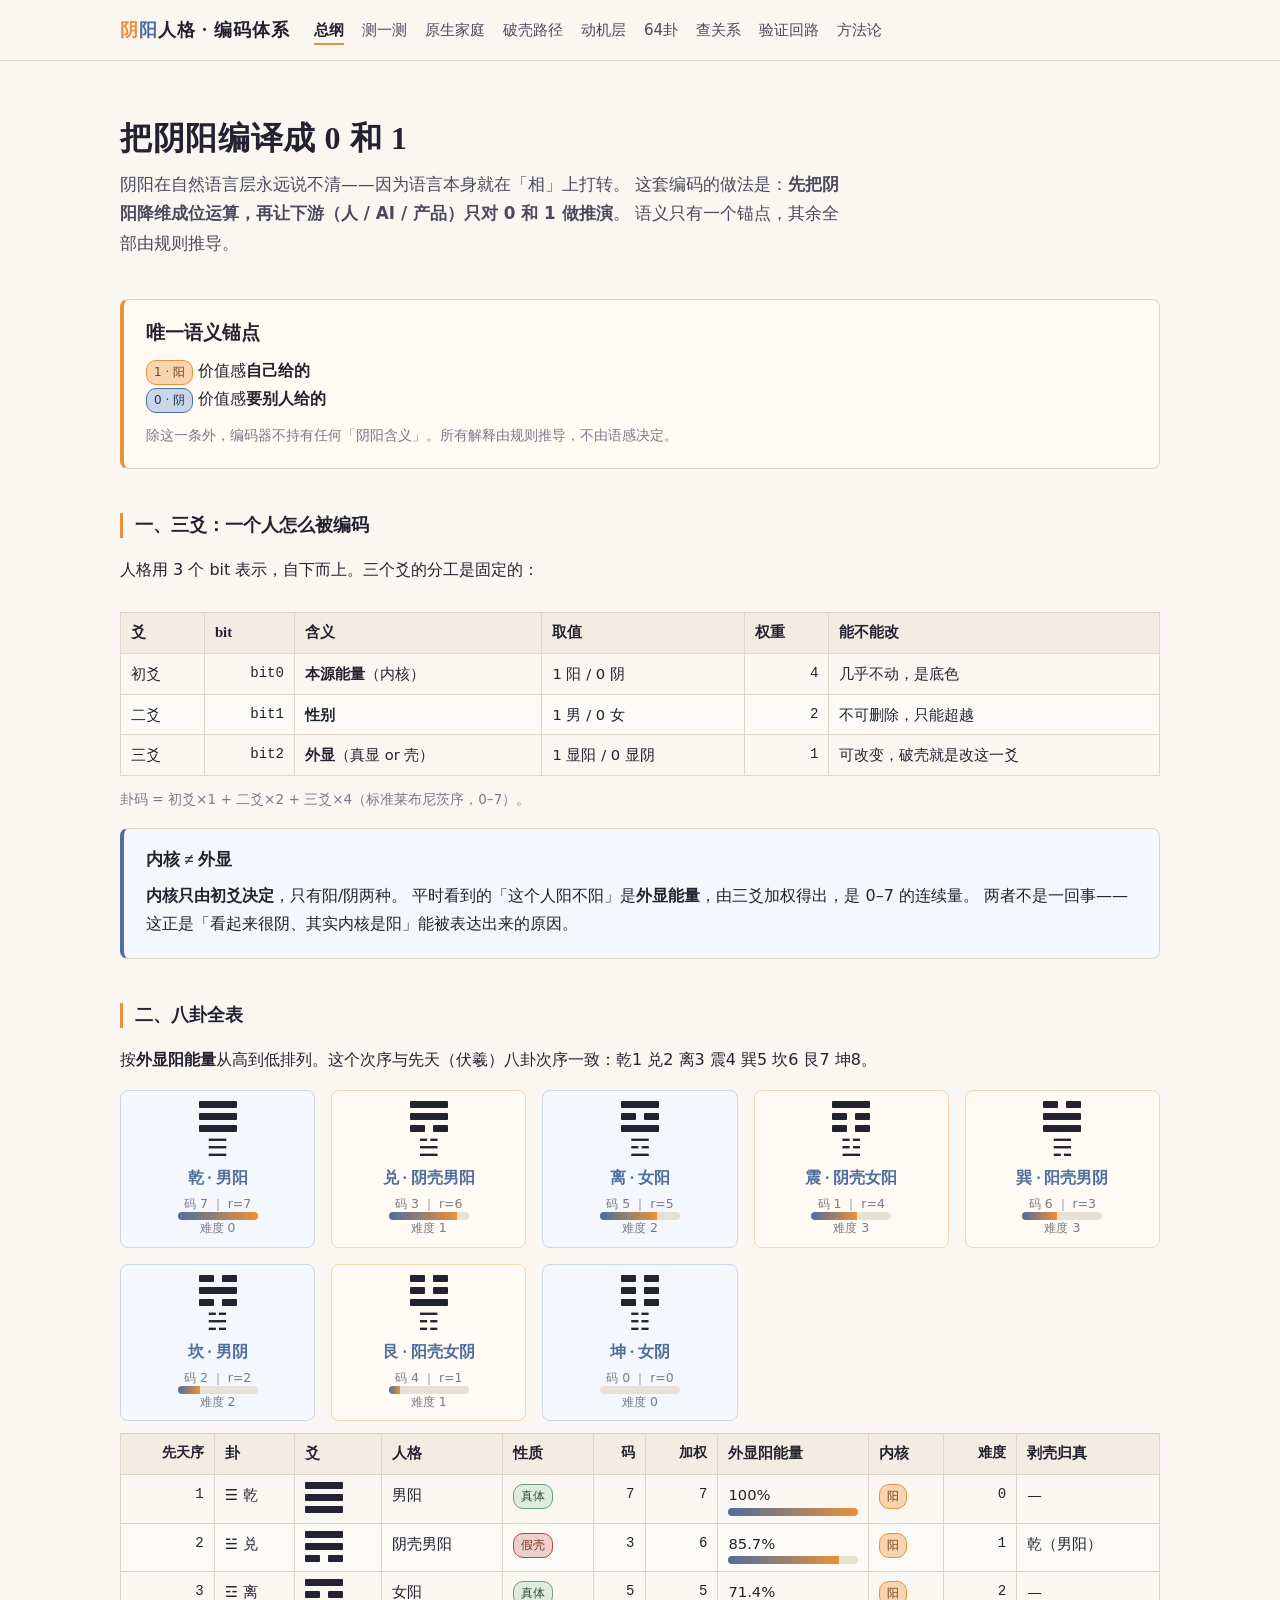
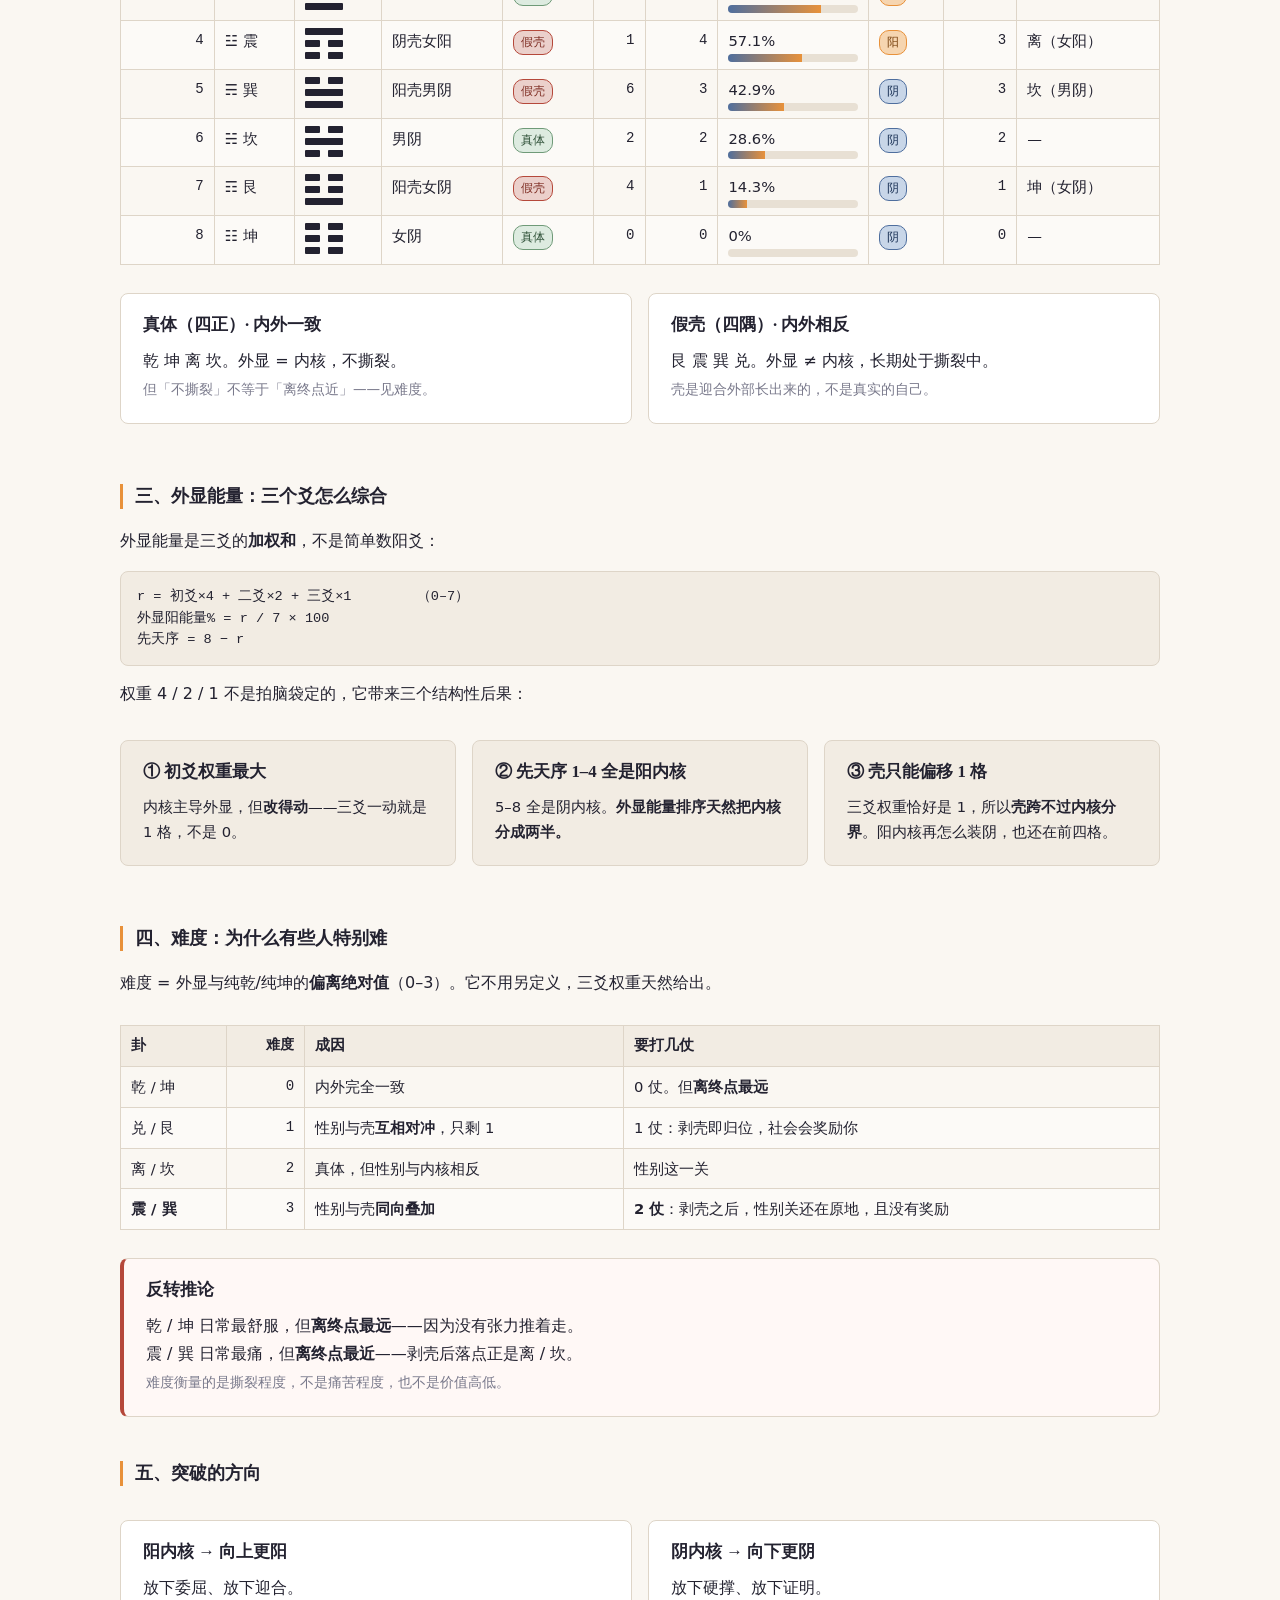
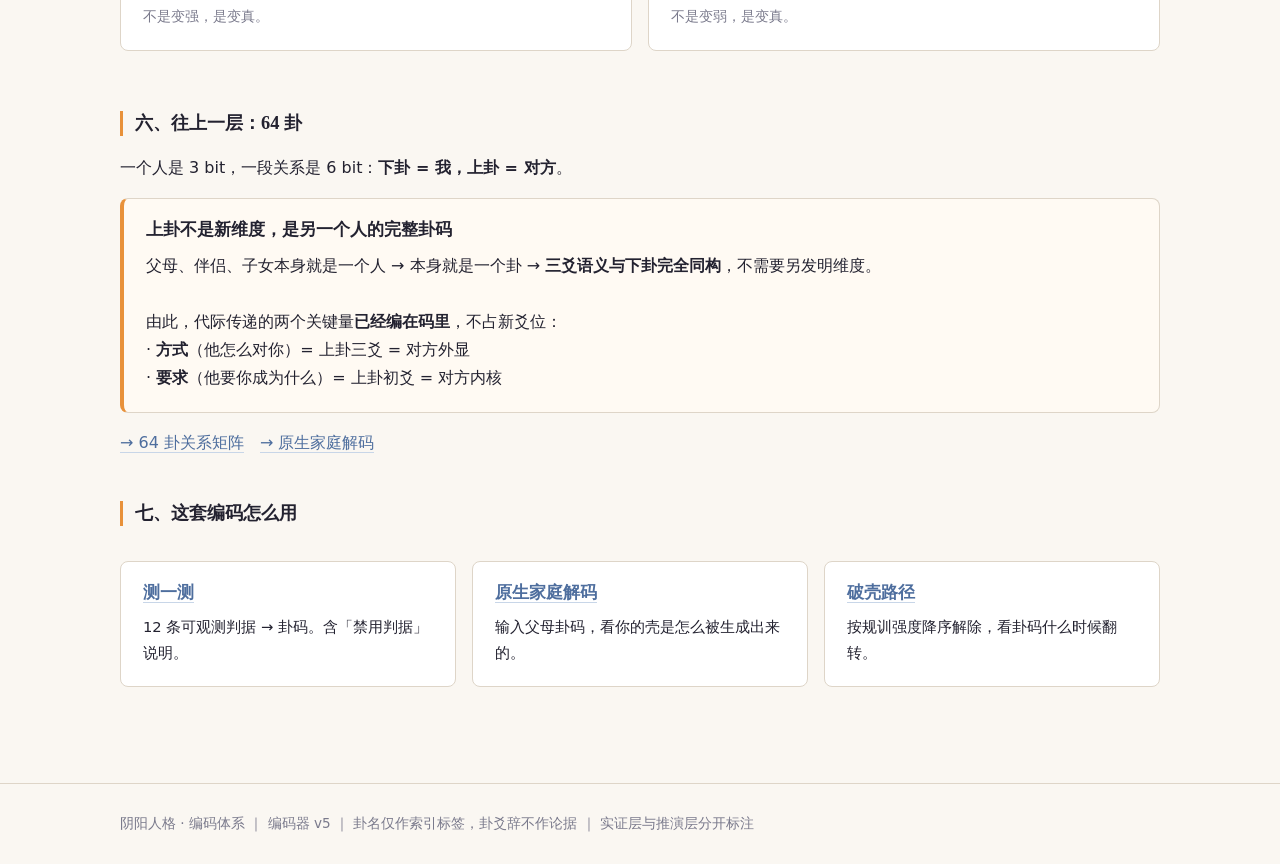
<file: index.html>
<!DOCTYPE html>
<html lang="zh-CN">
<head>
<meta charset="UTF-8">
<meta name="viewport" content="width=device-width,initial-scale=1">
<title>阴阳人格 · 编码体系</title>
<meta name="description" content="把阴阳编译成 0 和 1：三爻人格卦、外显能量、难度系数、代际传递与 64 卦关系编码。">
<link rel="stylesheet" href="assets/style.css">
</head>
<body>
<header class="site">
  <div class="wrap">
    <div class="brand"><span class="y">阴</span><span class="i">阳</span>人格 · 编码体系</div>
    <nav class="site">
      <a class="on" href="index.html">总纲</a>
      <a href="test.html">测一测</a>
      <a href="family.html">原生家庭</a>
      <a href="shed.html">破壳路径</a>
      <a href="motive.html">动机层</a>
      <a href="hex64.html">64卦</a>
      <a href="relation.html">查关系</a>
      <a href="verify.html">验证回路</a>
      <a href="about.html">方法论</a>
    </nav>
  </div>
</header>

<main>
<div class="wrap">

  <section class="hero">
    <h1>把阴阳编译成 0 和 1</h1>
    <p class="sub">阴阳在自然语言层永远说不清——因为语言本身就在「相」上打转。
      这套编码的做法是：<b>先把阴阳降维成位运算，再让下游（人 / AI / 产品）只对 0 和 1 做推演</b>。
      语义只有一个锚点，其余全部由规则推导。</p>
  </section>

  <div class="card key">
    <h3>唯一语义锚点</h3>
    <p style="margin:0">
      <span class="tag yang">1 · 阳</span> 价值感<b>自己给的</b><br>
      <span class="tag yin">0 · 阴</span> 价值感<b>要别人给的</b>
    </p>
    <p class="small" style="margin:.8em 0 0">
      除这一条外，编码器不持有任何「阴阳含义」。所有解释由规则推导，不由语感决定。
    </p>
  </div>

  <h2 class="anchor">一、三爻：一个人怎么被编码</h2>
  <p>人格用 3 个 bit 表示，自下而上。三个爻的分工是固定的：</p>
  <div class="scroll">
  <table>
    <thead><tr><th>爻</th><th>bit</th><th>含义</th><th>取值</th><th>权重</th><th>能不能改</th></tr></thead>
    <tbody>
      <tr><td>初爻</td><td class="num">bit0</td><td><b>本源能量</b>（内核）</td><td>1 阳 / 0 阴</td><td class="num">4</td><td>几乎不动，是底色</td></tr>
      <tr><td>二爻</td><td class="num">bit1</td><td><b>性别</b></td><td>1 男 / 0 女</td><td class="num">2</td><td>不可删除，只能超越</td></tr>
      <tr><td>三爻</td><td class="num">bit2</td><td><b>外显</b>（真显 or 壳）</td><td>1 显阳 / 0 显阴</td><td class="num">1</td><td>可改变，破壳就是改这一爻</td></tr>
    </tbody>
  </table>
  </div>
  <p class="small">卦码 = 初爻×1 + 二爻×2 + 三爻×4（标准莱布尼茨序，0–7）。</p>

  <div class="card note">
    <h4 style="margin-top:0">内核 ≠ 外显</h4>
    <p style="margin:0"><b>内核只由初爻决定</b>，只有阳/阴两种。
      平时看到的「这个人阳不阳」是<b>外显能量</b>，由三爻加权得出，是 0–7 的连续量。
      两者不是一回事——这正是「看起来很阴、其实内核是阳」能被表达出来的原因。</p>
  </div>

  <h2 class="anchor">二、八卦全表</h2>
  <p>按<b>外显阳能量</b>从高到低排列。这个次序与先天（伏羲）八卦次序一致：乾1 兑2 离3 震4 巽5 坎6 艮7 坤8。</p>
  <div id="bagua" class="grid g4"></div>

  <div class="scroll">
  <table id="baguaTable">
    <thead><tr>
      <th class="num">先天序</th><th>卦</th><th>爻</th><th>人格</th><th>性质</th>
      <th class="num">码</th><th class="num">加权</th><th>外显阳能量</th><th>内核</th>
      <th class="num">难度</th><th>剥壳归真</th>
    </tr></thead>
    <tbody></tbody>
  </table>
  </div>

  <div class="grid g2">
    <div class="card">
      <h4 style="margin-top:0">真体（四正）· 内外一致</h4>
      <p style="margin:0">乾 坤 离 坎。外显 = 内核，不撕裂。<br>
      <span class="small">但「不撕裂」不等于「离终点近」——见难度。</span></p>
    </div>
    <div class="card">
      <h4 style="margin-top:0">假壳（四隅）· 内外相反</h4>
      <p style="margin:0">艮 震 巽 兑。外显 ≠ 内核，长期处于撕裂中。<br>
      <span class="small">壳是迎合外部长出来的，不是真实的自己。</span></p>
    </div>
  </div>

  <h2 class="anchor">三、外显能量：三个爻怎么综合</h2>
  <p>外显能量是三爻的<b>加权和</b>，不是简单数阳爻：</p>
  <pre>r = 初爻×4 + 二爻×2 + 三爻×1        （0–7）
外显阳能量% = r / 7 × 100
先天序 = 8 − r</pre>
  <p>权重 4 / 2 / 1 不是拍脑袋定的，它带来三个结构性后果：</p>
  <div class="grid g3">
    <div class="card soft">
      <h4 style="margin-top:0">① 初爻权重最大</h4>
      <p style="margin:0;font-size:.92rem">内核主导外显，但<b>改得动</b>——三爻一动就是 1 格，不是 0。</p>
    </div>
    <div class="card soft">
      <h4 style="margin-top:0">② 先天序 1–4 全是阳内核</h4>
      <p style="margin:0;font-size:.92rem">5–8 全是阴内核。<b>外显能量排序天然把内核分成两半。</b></p>
    </div>
    <div class="card soft">
      <h4 style="margin-top:0">③ 壳只能偏移 1 格</h4>
      <p style="margin:0;font-size:.92rem">三爻权重恰好是 1，所以<b>壳跨不过内核分界</b>。阳内核再怎么装阴，也还在前四格。</p>
    </div>
  </div>

  <h2 class="anchor">四、难度：为什么有些人特别难</h2>
  <p>难度 = 外显与纯乾/纯坤的<b>偏离绝对值</b>（0–3）。它不用另定义，三爻权重天然给出。</p>
  <div class="scroll">
  <table>
    <thead><tr><th>卦</th><th class="num">难度</th><th>成因</th><th>要打几仗</th></tr></thead>
    <tbody>
      <tr><td>乾 / 坤</td><td class="num">0</td><td>内外完全一致</td><td>0 仗。但<b>离终点最远</b></td></tr>
      <tr><td>兑 / 艮</td><td class="num">1</td><td>性别与壳<b>互相对冲</b>，只剩 1</td><td>1 仗：剥壳即归位，社会会奖励你</td></tr>
      <tr><td>离 / 坎</td><td class="num">2</td><td>真体，但性别与内核相反</td><td>性别这一关</td></tr>
      <tr><td><b>震 / 巽</b></td><td class="num">3</td><td>性别与壳<b>同向叠加</b></td><td><b>2 仗</b>：剥壳之后，性别关还在原地，且没有奖励</td></tr>
    </tbody>
  </table>
  </div>
  <div class="card warn">
    <h4 style="margin-top:0">反转推论</h4>
    <p style="margin:0">乾 / 坤 日常最舒服，但<b>离终点最远</b>——因为没有张力推着走。<br>
    震 / 巽 日常最痛，但<b>离终点最近</b>——剥壳后落点正是离 / 坎。<br>
    <span class="small">难度衡量的是撕裂程度，不是痛苦程度，也不是价值高低。</span></p>
  </div>

  <h2 class="anchor">五、突破的方向</h2>
  <div class="grid g2">
    <div class="card">
      <h4 style="margin-top:0">阳内核 → 向上更阳</h4>
      <p style="margin:0">放下委屈、放下迎合。<br><span class="small">不是变强，是变真。</span></p>
    </div>
    <div class="card">
      <h4 style="margin-top:0">阴内核 → 向下更阴</h4>
      <p style="margin:0">放下硬撑、放下证明。<br><span class="small">不是变弱，是变真。</span></p>
    </div>
  </div>

  <h2 class="anchor">六、往上一层：64 卦</h2>
  <p>一个人是 3 bit，一段关系是 6 bit：<b>下卦 = 我，上卦 = 对方</b>。</p>
  <div class="card key">
    <h4 style="margin-top:0">上卦不是新维度，是另一个人的完整卦码</h4>
    <p style="margin:0">父母、伴侣、子女本身就是一个人 → 本身就是一个卦 → <b>三爻语义与下卦完全同构</b>，不需要另发明维度。<br><br>
      由此，代际传递的两个关键量<b>已经编在码里</b>，不占新爻位：<br>
      · <b>方式</b>（他怎么对你）= 上卦三爻 = 对方外显<br>
      · <b>要求</b>（他要你成为什么）= 上卦初爻 = 对方内核</p>
  </div>
  <p><a href="hex64.html">→ 64 卦关系矩阵</a>　<a href="family.html">→ 原生家庭解码</a></p>

  <h2 class="anchor">七、这套编码怎么用</h2>
  <div class="grid g3">
    <div class="card"><h4 style="margin-top:0"><a href="test.html">测一测</a></h4>
      <p style="margin:0;font-size:.92rem">12 条可观测判据 → 卦码。含「禁用判据」说明。</p></div>
    <div class="card"><h4 style="margin-top:0"><a href="family.html">原生家庭解码</a></h4>
      <p style="margin:0;font-size:.92rem">输入父母卦码，看你的壳是怎么被生成出来的。</p></div>
    <div class="card"><h4 style="margin-top:0"><a href="shed.html">破壳路径</a></h4>
      <p style="margin:0;font-size:.92rem">按规训强度降序解除，看卦码什么时候翻转。</p></div>
  </div>

</div>
</main>

<footer class="site"><div class="wrap">
  阴阳人格 · 编码体系 ｜ 编码器 v5 ｜ 卦名仅作索引标签，卦爻辞不作论据 ｜
  实证层与推演层分开标注
</div></footer>

<script src="assets/codec.js"></script>
<script>
(function(){
  const Y = window.YY;
  const NAMES = ['乾','兑','离','震','巽','坎','艮','坤']; // 按外显能量降序 = 先天序

  function yaoHtml(code, cls){
    let h = '<span class="yao sm">';
    for (let i = 2; i >= 0; i--) {
      const b = (code >> i) & 1;
      h += '<i class="' + (b ? '' : 'yin') + '"></i>';
    }
    return h + '</span>';
  }

  // 八卦卡片
  const box = document.getElementById('bagua');
  let html = '';
  for (const n of NAMES) {
    const g = Y.BY_NAME[n];
    const cls = g.kind === '真体' ? 'true' : 'shell';
    html += '<a class="gua ' + cls + '" href="test.html#' + encodeURIComponent(n) + '">' +
      yaoHtml(g.code) +
      '<div class="sym">' + g.sym + '</div>' +
      '<div class="nm">' + n + ' · ' + g.role + '</div>' +
      '<div class="rl">码 ' + g.code + ' ｜ r=' + Y.weightR(g.code) +
      '<div class="bar"><span style="width:' + Y.rPercent(g.code) + '%"></span></div>' +
      '难度 ' + Y.difficulty(g.code) + '</div></a>';
  }
  box.innerHTML = html;

  // 八卦表格
  const tb = document.querySelector('#baguaTable tbody');
  let rows = '';
  for (const n of NAMES) {
    const g = Y.BY_NAME[n], t = Y.toTrue(g.code);
    rows += '<tr>' +
      '<td class="num">' + Y.xianTian(g.code) + '</td>' +
      '<td>' + g.sym + ' ' + n + '</td>' +
      '<td>' + yaoHtml(g.code) + '</td>' +
      '<td>' + g.role + '</td>' +
      '<td>' + (g.kind === '真体' ? '<span class="tag ok">真体</span>' : '<span class="tag warn">假壳</span>') + '</td>' +
      '<td class="num">' + g.code + '</td>' +
      '<td class="num">' + Y.weightR(g.code) + '</td>' +
      '<td>' + Y.rPercent(g.code) + '% <div class="bar"><span style="width:' + Y.rPercent(g.code) + '%"></span></div></td>' +
      '<td>' + (Y.energy(g.code) ? '<span class="tag yang">阳</span>' : '<span class="tag yin">阴</span>') + '</td>' +
      '<td class="num">' + Y.difficulty(g.code) + '</td>' +
      '<td>' + (Y.isShell(g.code) ? Y.BY_CODE[t].name + '（' + Y.BY_CODE[t].role + '）' : '—') + '</td>' +
      '</tr>';
  }
  tb.innerHTML = rows;
})();
</script>
</body>
</html>
</file>
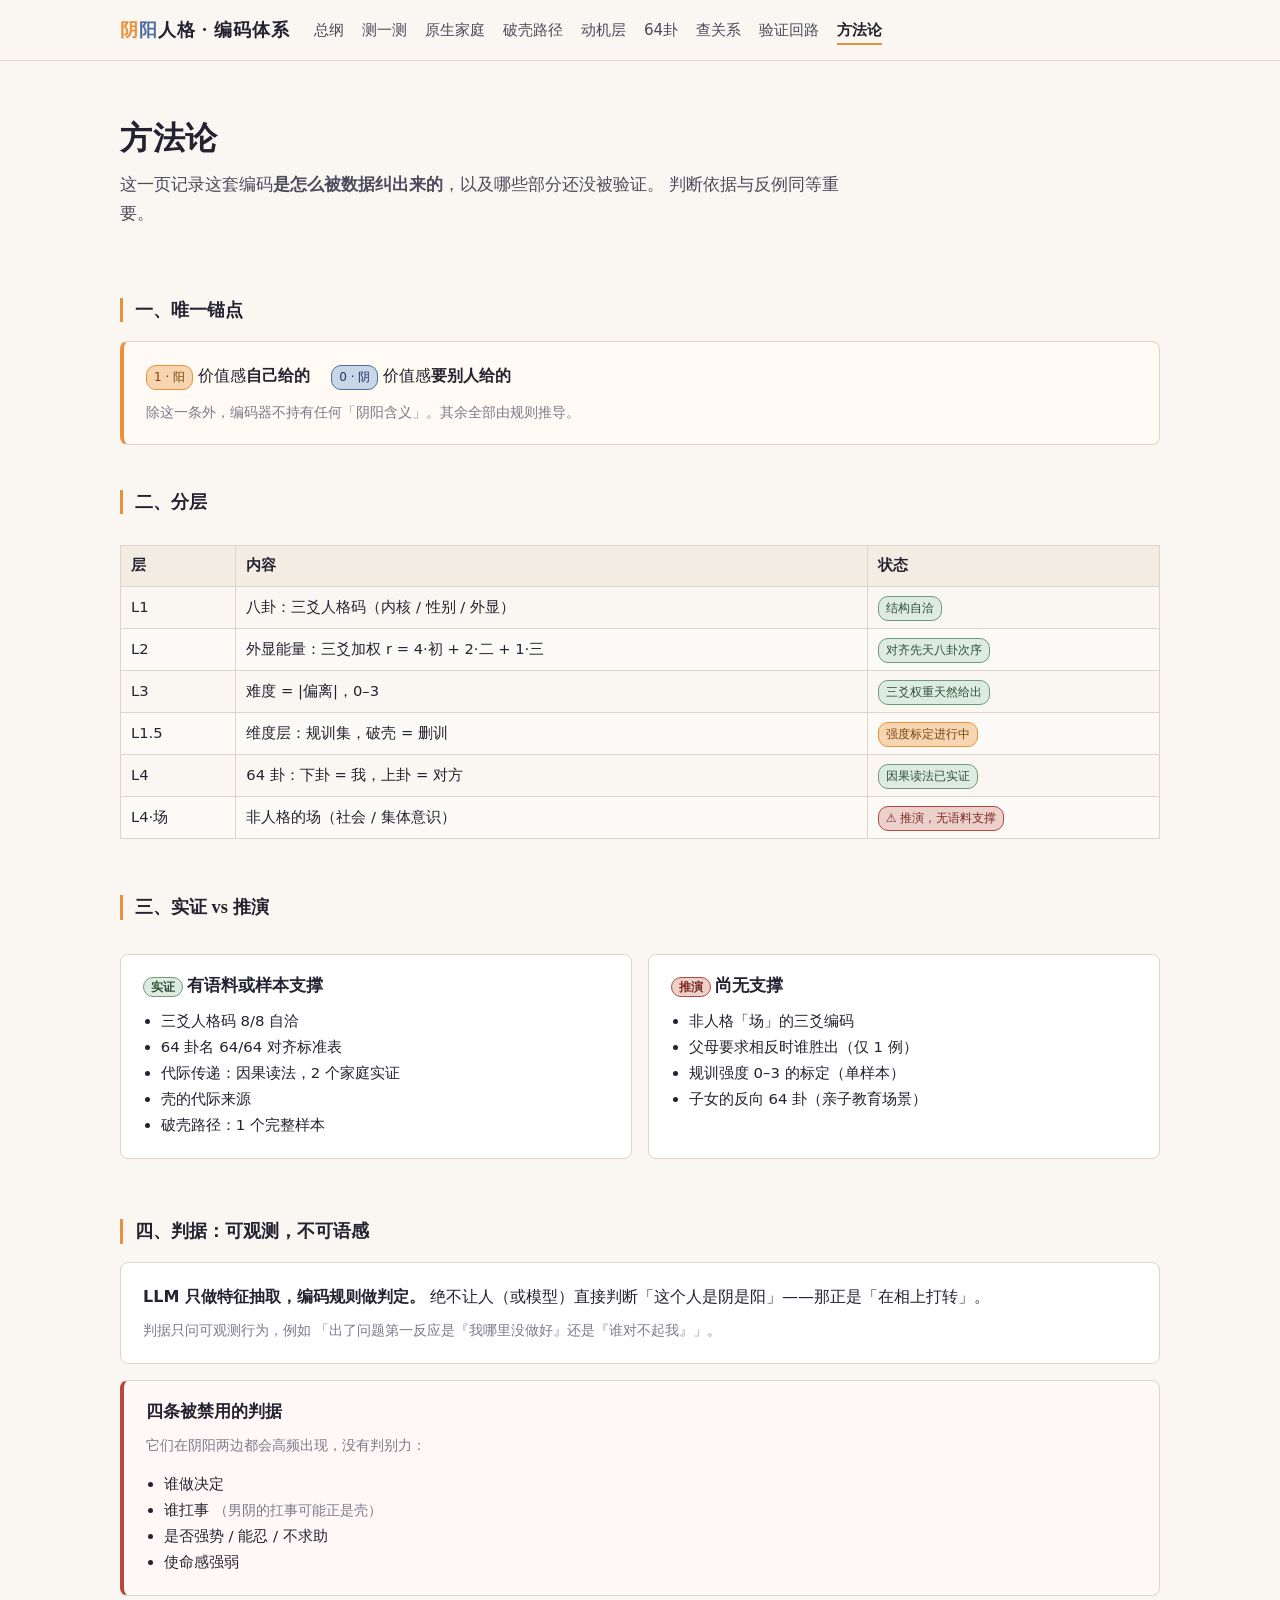
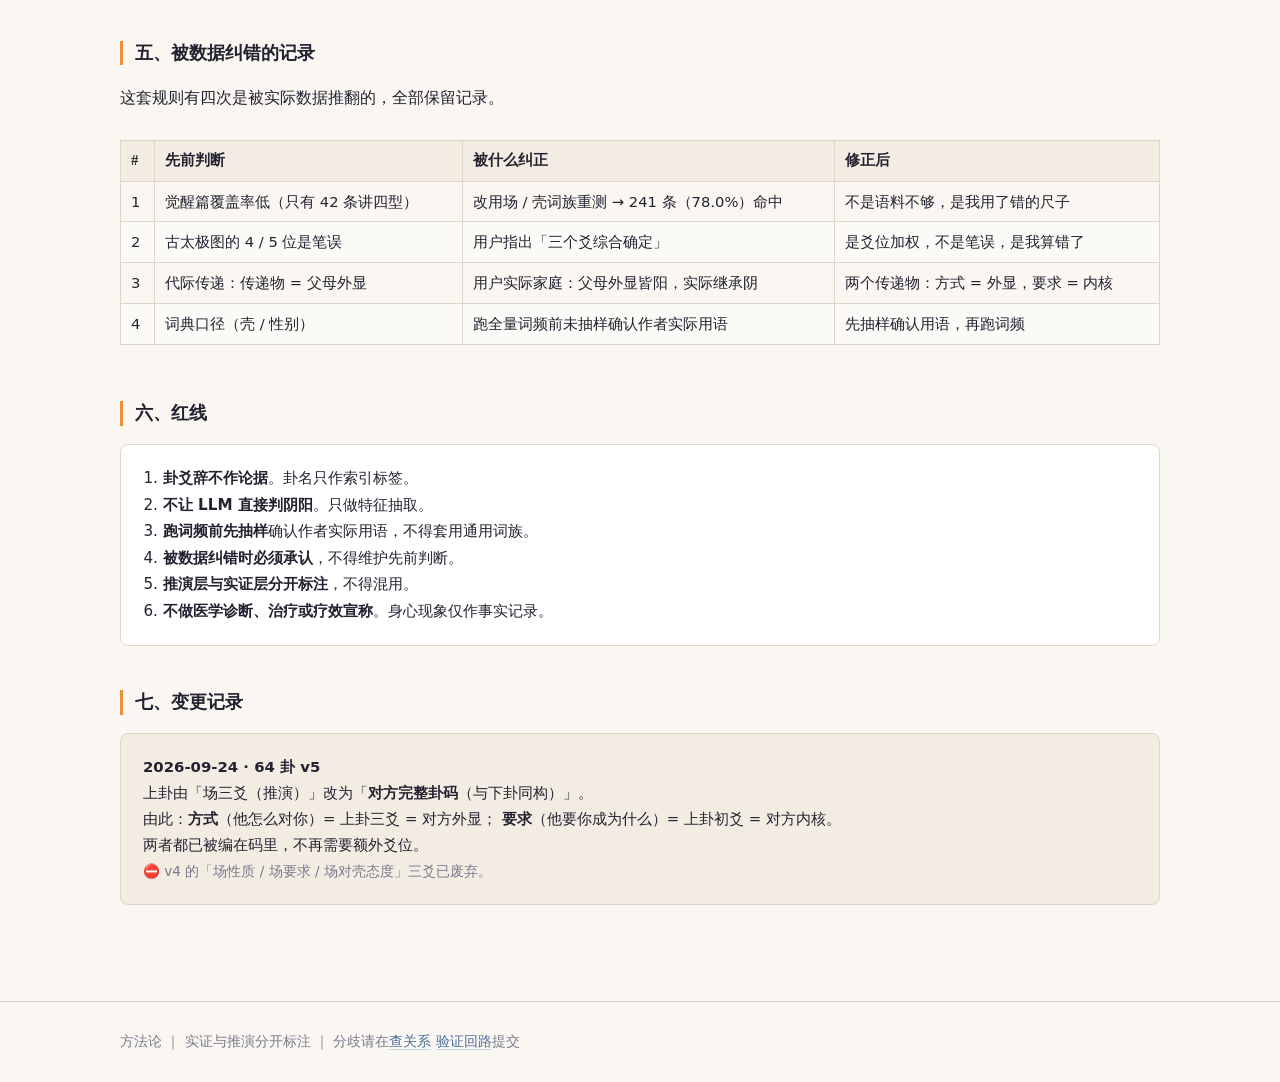
<file: about.html>
<!DOCTYPE html>
<html lang="zh-CN">
<head>
<meta charset="UTF-8">
<meta name="viewport" content="width=device-width,initial-scale=1">
<title>方法论 · 阴阳人格编码体系</title>
<link rel="stylesheet" href="assets/style.css">
</head>
<body>
<header class="site">
  <div class="wrap">
    <div class="brand"><span class="y">阴</span><span class="i">阳</span>人格 · 编码体系</div>
    <nav class="site">
      <a href="index.html">总纲</a>
      <a href="test.html">测一测</a>
      <a href="family.html">原生家庭</a>
      <a href="shed.html">破壳路径</a>
      <a href="motive.html">动机层</a>
      <a href="hex64.html">64卦</a>
      <a href="relation.html">查关系</a>
      <a href="verify.html">验证回路</a>
      <a class="on" href="about.html">方法论</a>
    </nav>
  </div>
</header>

<main><div class="wrap">

  <section class="hero">
    <h1>方法论</h1>
    <p class="sub">这一页记录这套编码<b>是怎么被数据纠出来的</b>，以及哪些部分还没被验证。
      判断依据与反例同等重要。</p>
  </section>

  <h2 class="anchor">一、唯一锚点</h2>
  <div class="card key">
    <p style="margin:0"><span class="tag yang">1 · 阳</span> 价值感<b>自己给的</b>　
      <span class="tag yin">0 · 阴</span> 价值感<b>要别人给的</b></p>
    <p class="small" style="margin:.8em 0 0">
      除这一条外，编码器不持有任何「阴阳含义」。其余全部由规则推导。</p>
  </div>

  <h2 class="anchor">二、分层</h2>
  <div class="scroll"><table>
    <thead><tr><th>层</th><th>内容</th><th>状态</th></tr></thead>
    <tbody>
      <tr><td>L1</td><td>八卦：三爻人格码（内核 / 性别 / 外显）</td><td><span class="tag ok">结构自洽</span></td></tr>
      <tr><td>L2</td><td>外显能量：三爻加权 r = 4·初 + 2·二 + 1·三</td><td><span class="tag ok">对齐先天八卦次序</span></td></tr>
      <tr><td>L3</td><td>难度 = |偏离|，0–3</td><td><span class="tag ok">三爻权重天然给出</span></td></tr>
      <tr><td>L1.5</td><td>维度层：规训集，破壳 = 删训</td><td><span class="tag yang">强度标定进行中</span></td></tr>
      <tr><td>L4</td><td>64 卦：下卦 = 我，上卦 = 对方</td><td><span class="tag ok">因果读法已实证</span></td></tr>
      <tr><td>L4·场</td><td>非人格的场（社会 / 集体意识）</td><td><span class="tag warn">⚠️ 推演，无语料支撑</span></td></tr>
    </tbody>
  </table></div>

  <h2 class="anchor">三、实证 vs 推演</h2>
  <div class="grid g2">
    <div class="card">
      <h4 style="margin-top:0"><span class="tag ok">实证</span> 有语料或样本支撑</h4>
      <ul style="margin:0;padding-left:1.2em;font-size:.93rem">
        <li>三爻人格码 8/8 自洽</li>
        <li>64 卦名 64/64 对齐标准表</li>
        <li>代际传递：因果读法，2 个家庭实证</li>
        <li>壳的代际来源</li>
        <li>破壳路径：1 个完整样本</li>
      </ul>
    </div>
    <div class="card">
      <h4 style="margin-top:0"><span class="tag warn">推演</span> 尚无支撑</h4>
      <ul style="margin:0;padding-left:1.2em;font-size:.93rem">
        <li>非人格「场」的三爻编码</li>
        <li>父母要求相反时谁胜出（仅 1 例）</li>
        <li>规训强度 0–3 的标定（单样本）</li>
        <li>子女的反向 64 卦（亲子教育场景）</li>
      </ul>
    </div>
  </div>

  <h2 class="anchor">四、判据：可观测，不可语感</h2>
  <div class="card">
    <p style="margin:0"><b>LLM 只做特征抽取，编码规则做判定。</b>
      绝不让人（或模型）直接判断「这个人是阴是阳」——那正是「在相上打转」。</p>
    <p style="margin:.6em 0 0" class="small">判据只问可观测行为，例如
      「出了问题第一反应是『我哪里没做好』还是『谁对不起我』」。</p>
  </div>
  <div class="card warn">
    <h4 style="margin-top:0">四条被禁用的判据</h4>
    <p class="small" style="margin-top:0">它们在阴阳两边都会高频出现，没有判别力：</p>
    <ul style="margin:0;padding-left:1.2em;font-size:.93rem">
      <li>谁做决定</li>
      <li>谁扛事 <span class="small">（男阴的扛事可能正是壳）</span></li>
      <li>是否强势 / 能忍 / 不求助</li>
      <li>使命感强弱</li>
    </ul>
  </div>

  <h2 class="anchor">五、被数据纠错的记录</h2>
  <p>这套规则有四次是被实际数据推翻的，全部保留记录。</p>
  <div class="scroll"><table>
    <thead><tr><th>#</th><th>先前判断</th><th>被什么纠正</th><th>修正后</th></tr></thead>
    <tbody>
      <tr><td>1</td><td>觉醒篇覆盖率低（只有 42 条讲四型）</td>
        <td>改用场 / 壳词族重测 → 241 条（78.0%）命中</td>
        <td>不是语料不够，是我用了错的尺子</td></tr>
      <tr><td>2</td><td>古太极图的 4 / 5 位是笔误</td>
        <td>用户指出「三个爻综合确定」</td>
        <td>是爻位加权，不是笔误，是我算错了</td></tr>
      <tr><td>3</td><td>代际传递：传递物 = 父母外显</td>
        <td>用户实际家庭：父母外显皆阳，实际继承阴</td>
        <td>两个传递物：方式 = 外显，要求 = 内核</td></tr>
      <tr><td>4</td><td>词典口径（壳 / 性别）</td>
        <td>跑全量词频前未抽样确认作者实际用语</td>
        <td>先抽样确认用语，再跑词频</td></tr>
    </tbody>
  </table></div>

  <h2 class="anchor">六、红线</h2>
  <div class="card">
    <ol style="margin:0;padding-left:1.3em;font-size:.95rem">
      <li><b>卦爻辞不作论据</b>。卦名只作索引标签。</li>
      <li><b>不让 LLM 直接判阴阳</b>。只做特征抽取。</li>
      <li><b>跑词频前先抽样</b>确认作者实际用语，不得套用通用词族。</li>
      <li><b>被数据纠错时必须承认</b>，不得维护先前判断。</li>
      <li><b>推演层与实证层分开标注</b>，不得混用。</li>
      <li><b>不做医学诊断、治疗或疗效宣称</b>。身心现象仅作事实记录。</li>
    </ol>
  </div>

  <h2 class="anchor">七、变更记录</h2>
  <div class="card soft">
    <p style="margin:0;font-size:.93rem">
      <b>2026-09-24 · 64 卦 v5</b><br>
      上卦由「场三爻（推演）」改为「<b>对方完整卦码</b>（与下卦同构）」。<br>
      由此：<b>方式</b>（他怎么对你）= 上卦三爻 = 对方外显；
      <b>要求</b>（他要你成为什么）= 上卦初爻 = 对方内核。<br>
      两者都已被编在码里，不再需要额外爻位。<br>
      <span class="small">⛔ v4 的「场性质 / 场要求 / 场对壳态度」三爻已废弃。</span></p>
  </div>

</div></main>

<footer class="site"><div class="wrap">
  方法论 ｜ 实证与推演分开标注 ｜ 分歧请在<a href="relation.html">查关系</a>
      <a href="verify.html">验证回路</a>提交
</div></footer>
</body>
</html>
</file>
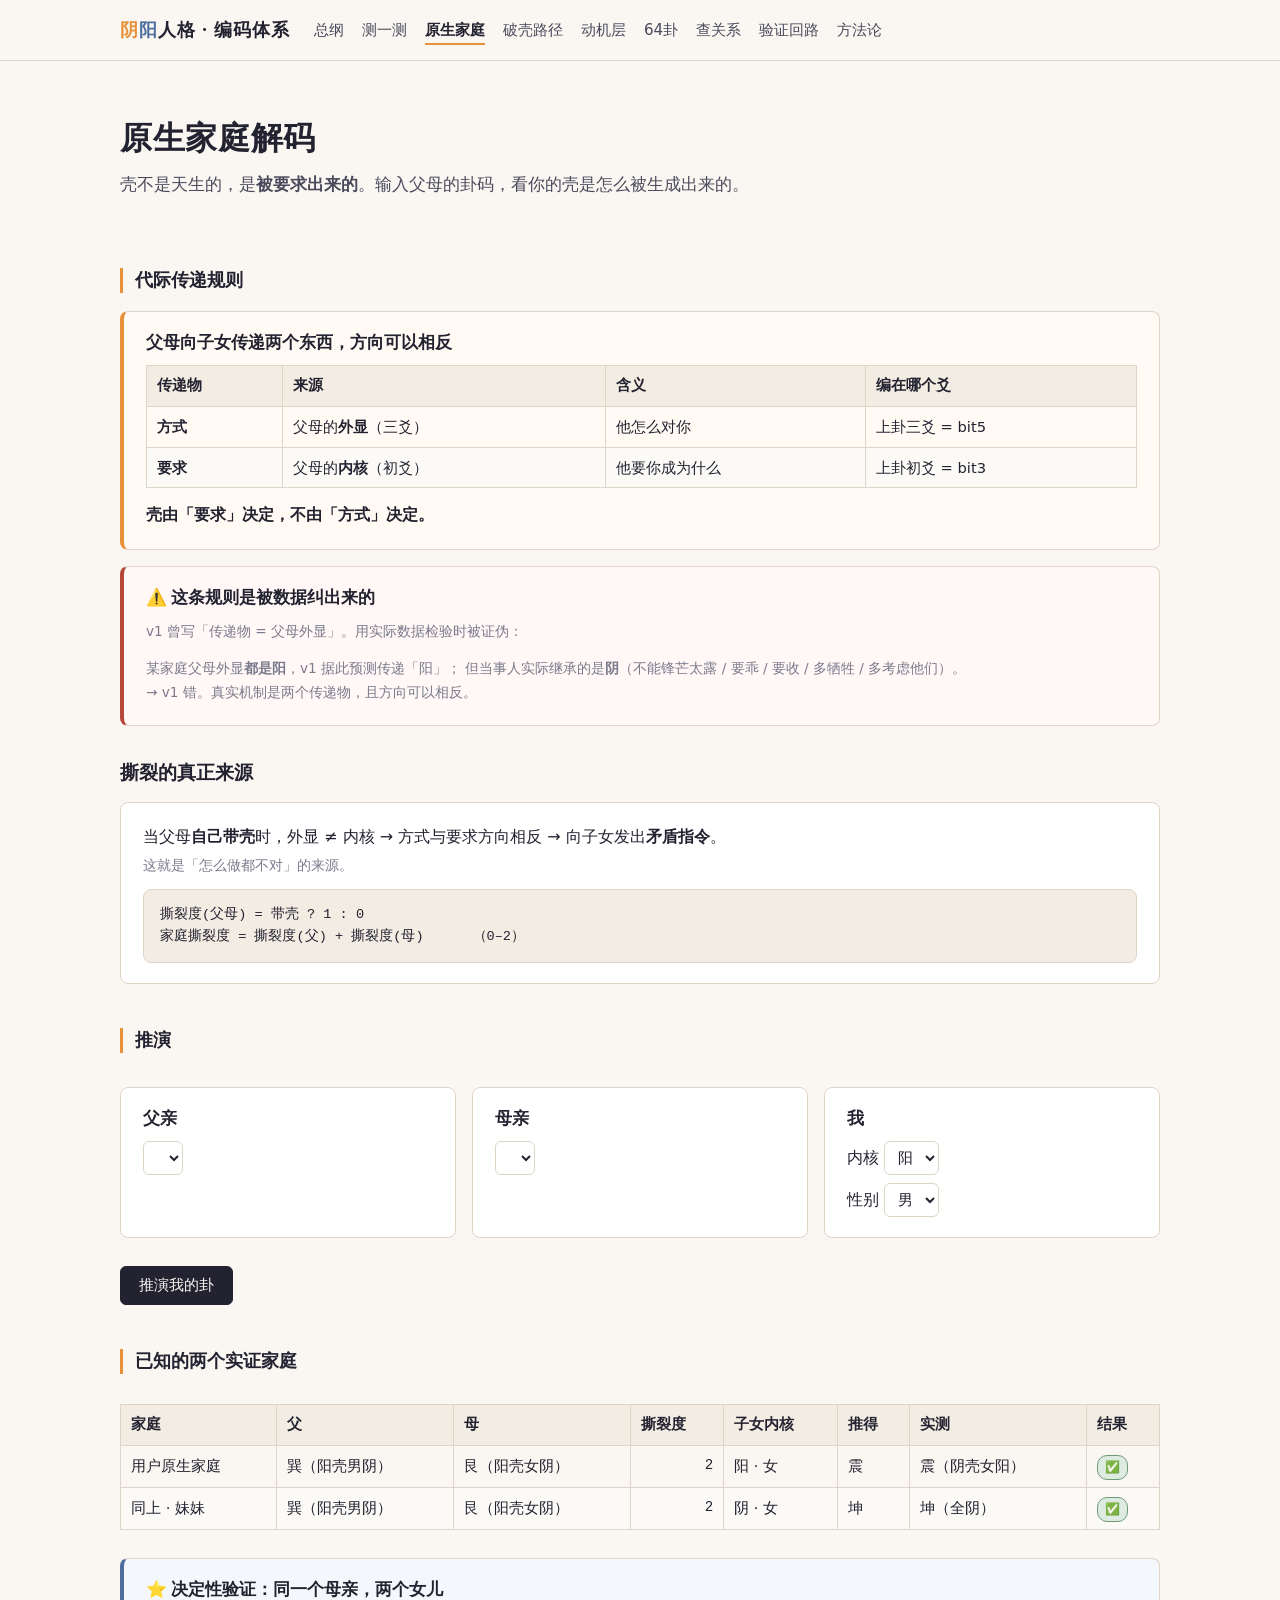
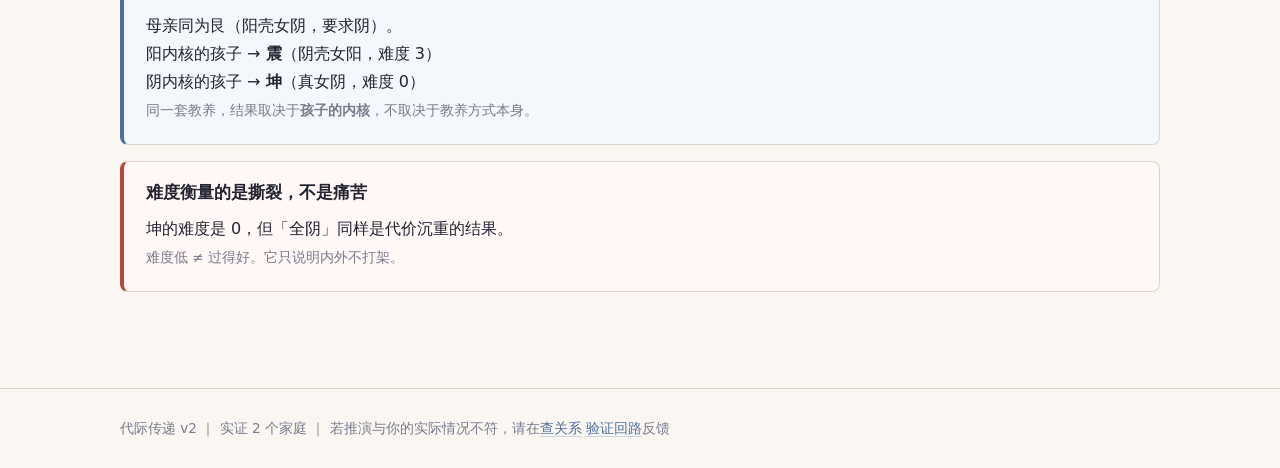
<file: family.html>
<!DOCTYPE html>
<html lang="zh-CN">
<head>
<meta charset="UTF-8">
<meta name="viewport" content="width=device-width,initial-scale=1">
<title>原生家庭解码 · 阴阳人格编码体系</title>
<link rel="stylesheet" href="assets/style.css">
</head>
<body>
<header class="site">
  <div class="wrap">
    <div class="brand"><span class="y">阴</span><span class="i">阳</span>人格 · 编码体系</div>
    <nav class="site">
      <a href="index.html">总纲</a>
      <a href="test.html">测一测</a>
      <a class="on" href="family.html">原生家庭</a>
      <a href="shed.html">破壳路径</a>
      <a href="motive.html">动机层</a>
      <a href="hex64.html">64卦</a>
      <a href="relation.html">查关系</a>
      <a href="verify.html">验证回路</a>
      <a href="about.html">方法论</a>
    </nav>
  </div>
</header>

<main><div class="wrap">

  <section class="hero">
    <h1>原生家庭解码</h1>
    <p class="sub">壳不是天生的，是<b>被要求出来的</b>。输入父母的卦码，看你的壳是怎么被生成出来的。</p>
  </section>

  <h2 class="anchor">代际传递规则</h2>
  <div class="card key">
    <h4 style="margin-top:0">父母向子女传递两个东西，方向可以相反</h4>
    <table style="margin:10px 0 0">
      <thead><tr><th>传递物</th><th>来源</th><th>含义</th><th>编在哪个爻</th></tr></thead>
      <tbody>
        <tr><td><b>方式</b></td><td>父母的<b>外显</b>（三爻）</td><td>他怎么对你</td><td>上卦三爻 = bit5</td></tr>
        <tr><td><b>要求</b></td><td>父母的<b>内核</b>（初爻）</td><td>他要你成为什么</td><td>上卦初爻 = bit3</td></tr>
      </tbody>
    </table>
    <p style="margin:.8em 0 0"><b>壳由「要求」决定，不由「方式」决定。</b></p>
  </div>

  <div class="card warn">
    <h4 style="margin-top:0">⚠️ 这条规则是被数据纠出来的</h4>
    <p class="small" style="margin-top:0">v1 曾写「传递物 = 父母外显」。用实际数据检验时被证伪：</p>
    <p class="small" style="margin:0">某家庭父母外显<b>都是阳</b>，v1 据此预测传递「阳」；
    但当事人实际继承的是<b>阴</b>（不能锋芒太露 / 要乖 / 要收 / 多牺牲 / 多考虑他们）。<br>
    → v1 错。真实机制是两个传递物，且方向可以相反。</p>
  </div>

  <h3>撕裂的真正来源</h3>
  <div class="card">
    <p style="margin:0">当父母<b>自己带壳</b>时，外显 ≠ 内核 → 方式与要求方向相反 → 向子女发出<b>矛盾指令</b>。<br>
    <span class="small">这就是「怎么做都不对」的来源。</span></p>
    <pre style="margin:10px 0 0">撕裂度(父母) = 带壳 ? 1 : 0
家庭撕裂度 = 撕裂度(父) + 撕裂度(母)      （0–2）</pre>
  </div>

  <h2 class="anchor">推演</h2>

  <div class="grid g3">
    <div class="card">
      <h4 style="margin-top:0">父亲</h4>
      <select id="father"></select>
      <div id="fInfo" class="small" style="margin-top:8px"></div>
    </div>
    <div class="card">
      <h4 style="margin-top:0">母亲</h4>
      <select id="mother"></select>
      <div id="mInfo" class="small" style="margin-top:8px"></div>
    </div>
    <div class="card">
      <h4 style="margin-top:0">我</h4>
      <div class="row" style="margin:0 0 8px">
        <label>内核 <select id="kernel"><option value="1">阳</option><option value="0">阴</option></select></label>
      </div>
      <div class="row" style="margin:0">
        <label>性别 <select id="sex"><option value="1">男</option><option value="0">女</option></select></label>
      </div>
    </div>
  </div>

  <div class="row"><button class="btn" id="go">推演我的卦</button></div>
  <div id="out"></div>

  <h2 class="anchor">已知的两个实证家庭</h2>
  <div class="scroll">
  <table>
    <thead><tr><th>家庭</th><th>父</th><th>母</th><th>撕裂度</th><th>子女内核</th><th>推得</th><th>实测</th><th>结果</th></tr></thead>
    <tbody>
      <tr><td>用户原生家庭</td><td>巽（阳壳男阴）</td><td>艮（阳壳女阴）</td><td class="num">2</td>
          <td>阳 · 女</td><td>震</td><td>震（阴壳女阳）</td><td><span class="tag ok">✅</span></td></tr>
      <tr><td>同上 · 妹妹</td><td>巽（阳壳男阴）</td><td>艮（阳壳女阴）</td><td class="num">2</td>
          <td>阴 · 女</td><td>坤</td><td>坤（全阴）</td><td><span class="tag ok">✅</span></td></tr>
    </tbody>
  </table>
  </div>
  <div class="card note">
    <h4 style="margin-top:0">⭐ 决定性验证：同一个母亲，两个女儿</h4>
    <p style="margin:0">母亲同为艮（阳壳女阴，要求阴）。<br>
    阳内核的孩子 → <b>震</b>（阴壳女阳，难度 3）<br>
    阴内核的孩子 → <b>坤</b>（真女阴，难度 0）<br>
    <span class="small">同一套教养，结果取决于<b>孩子的内核</b>，不取决于教养方式本身。</span></p>
  </div>

  <div class="card warn">
    <h4 style="margin-top:0">难度衡量的是撕裂，不是痛苦</h4>
    <p style="margin:0">坤的难度是 0，但「全阴」同样是代价沉重的结果。<br>
    <span class="small">难度低 ≠ 过得好。它只说明内外不打架。</span></p>
  </div>

</div></main>

<footer class="site"><div class="wrap">
  代际传递 v2 ｜ 实证 2 个家庭 ｜ 若推演与你的实际情况不符，请在<a href="relation.html">查关系</a>
      <a href="verify.html">验证回路</a>反馈
</div></footer>

<script src="assets/codec.js"></script>
<script>
(function(){
  const Y = window.YY;
  const NAMES = ['乾','兑','离','震','巽','坎','艮','坤'];

  function fill(id){
    const el = document.getElementById(id);
    el.innerHTML = NAMES.map(n => {
      const g = Y.BY_NAME[n];
      return '<option value="' + g.code + '">' + n + ' · ' + g.role + '</option>';
    }).join('');
  }
  fill('father'); fill('mother');
  document.getElementById('father').value = Y.BY_NAME['巽'].code;
  document.getElementById('mother').value = Y.BY_NAME['艮'].code;

  function yaoHtml(code){
    let h = '<span class="yao sm">';
    for (let i = 2; i >= 0; i--) h += '<i class="' + ((code >> i) & 1 ? '' : 'yin') + '"></i>';
    return h + '</span>';
  }

  function info(id, code){
    const g = Y.BY_CODE[code];
    const way = Y.transmitWay(code), dem = Y.transmitDemand(code);
    document.getElementById(id).innerHTML =
      yaoHtml(code) + ' ' + g.sym + ' ' + g.name + '<br>' +
      '方式（怎么对你）：<b>' + (way ? '阳' : '阴') + '</b>　' +
      '要求（要你成为）：<b>' + (dem ? '阳' : '阴') + '</b><br>' +
      (Y.isShell(code) ? '<span class="tag warn">带壳 · 发出矛盾指令</span>' : '<span class="tag ok">真体 · 指令一致</span>');
  }

  function refresh(){
    info('fInfo', parseInt(document.getElementById('father').value, 10));
    info('mInfo', parseInt(document.getElementById('mother').value, 10));
  }
  document.getElementById('father').onchange = refresh;
  document.getElementById('mother').onchange = refresh;
  refresh();

  document.getElementById('go').onclick = function(){
    const F = parseInt(document.getElementById('father').value, 10);
    const M = parseInt(document.getElementById('mother').value, 10);
    const k = parseInt(document.getElementById('kernel').value, 10);
    const s = parseInt(document.getElementById('sex').value, 10);
    const tear = Y.familyTear(F, M);

    const cf = Y.childFrom(k, s, F), cm = Y.childFrom(k, s, M);
    const gf = Y.BY_CODE[cf], gm = Y.BY_CODE[cm];
    const agree = cf === cm;
    const code = cf, g = Y.BY_CODE[code];

    let h = '<div class="result"><div class="head"><div class="sym">' + g.sym + '</div><div>' +
      '<div class="nm">' + g.name + ' · ' + g.role + '</div>' +
      '<div class="small">码 ' + code + ' ｜ ' + (g.kind === '真体' ? '真体 · 不撕裂' : '假壳 · 内外相反') +
      ' ｜ 难度 ' + Y.difficulty(code) + ' / 3</div></div>' +
      '<div>' + yaoHtml(code) + '</div></div>';

    h += '<div class="kv" style="margin-top:14px">' +
      '<div>按父推 <b>' + gf.name + '</b></div><div>按母推 <b>' + gm.name + '</b></div>' +
      '<div>家庭撕裂度 <b>' + tear + ' / 2</b></div>' +
      '<div>外显阳能量 <b>' + Y.rPercent(code) + '%</b></div></div>';

    if (!agree) {
      h += '<div class="card warn" style="margin-top:16px"><h4 style="margin-top:0">⚠️ 父母要求相反，规则未定</h4>' +
        '<p style="margin:0">父要求（内核）<b>' + (Y.transmitDemand(F) ? '阳' : '阴') + '</b> → 推得 ' + gf.name + '；' +
        '母要求（内核）<b>' + (Y.transmitDemand(M) ? '阳' : '阴') + '</b> → 推得 ' + gm.name + '。<br>' +
        '目前样本中，<b>冲突时母亲的要求胜出</b>（仅 1 例，不足以定论）。<br>' +
        '<span class="small">这是一个已知的规则缺口，请在<a href="relation.html">查关系</a>
      <a href="verify.html">验证回路</a>提交你的案例。</span></p></div>';
    }

    if (Y.isShell(code)) {
      h += '<div class="card" style="margin-top:16px"><h4 style="margin-top:0">你的壳是怎么来的</h4>' +
        '<p style="margin:0">你的内核是<b>' + (k ? '阳' : '阴') + '</b>，但被要求显<b>' +
        (Y.show(code) ? '阳' : '阴') + '</b> → 两者相反 → 长出' +
        (Y.show(code) ? '阳' : '阴') + '壳。<br>' +
        '剥壳归真后是 <b>' + Y.BY_CODE[Y.toTrue(code)].name + ' · ' + Y.BY_CODE[Y.toTrue(code)].role + '</b>。</p></div>';
    }

    h += '</div>';
    document.getElementById('out').innerHTML = h;
  };

  const hash = decodeURIComponent(location.hash.replace('#',''));
  if (hash && /^\d$/.test(hash)) {
    const c = parseInt(hash, 10);
    document.getElementById('kernel').value = String(Y.energy(c));
    document.getElementById('sex').value = String(Y.sex(c));
  }
})();
</script>
</body>
</html>
</file>
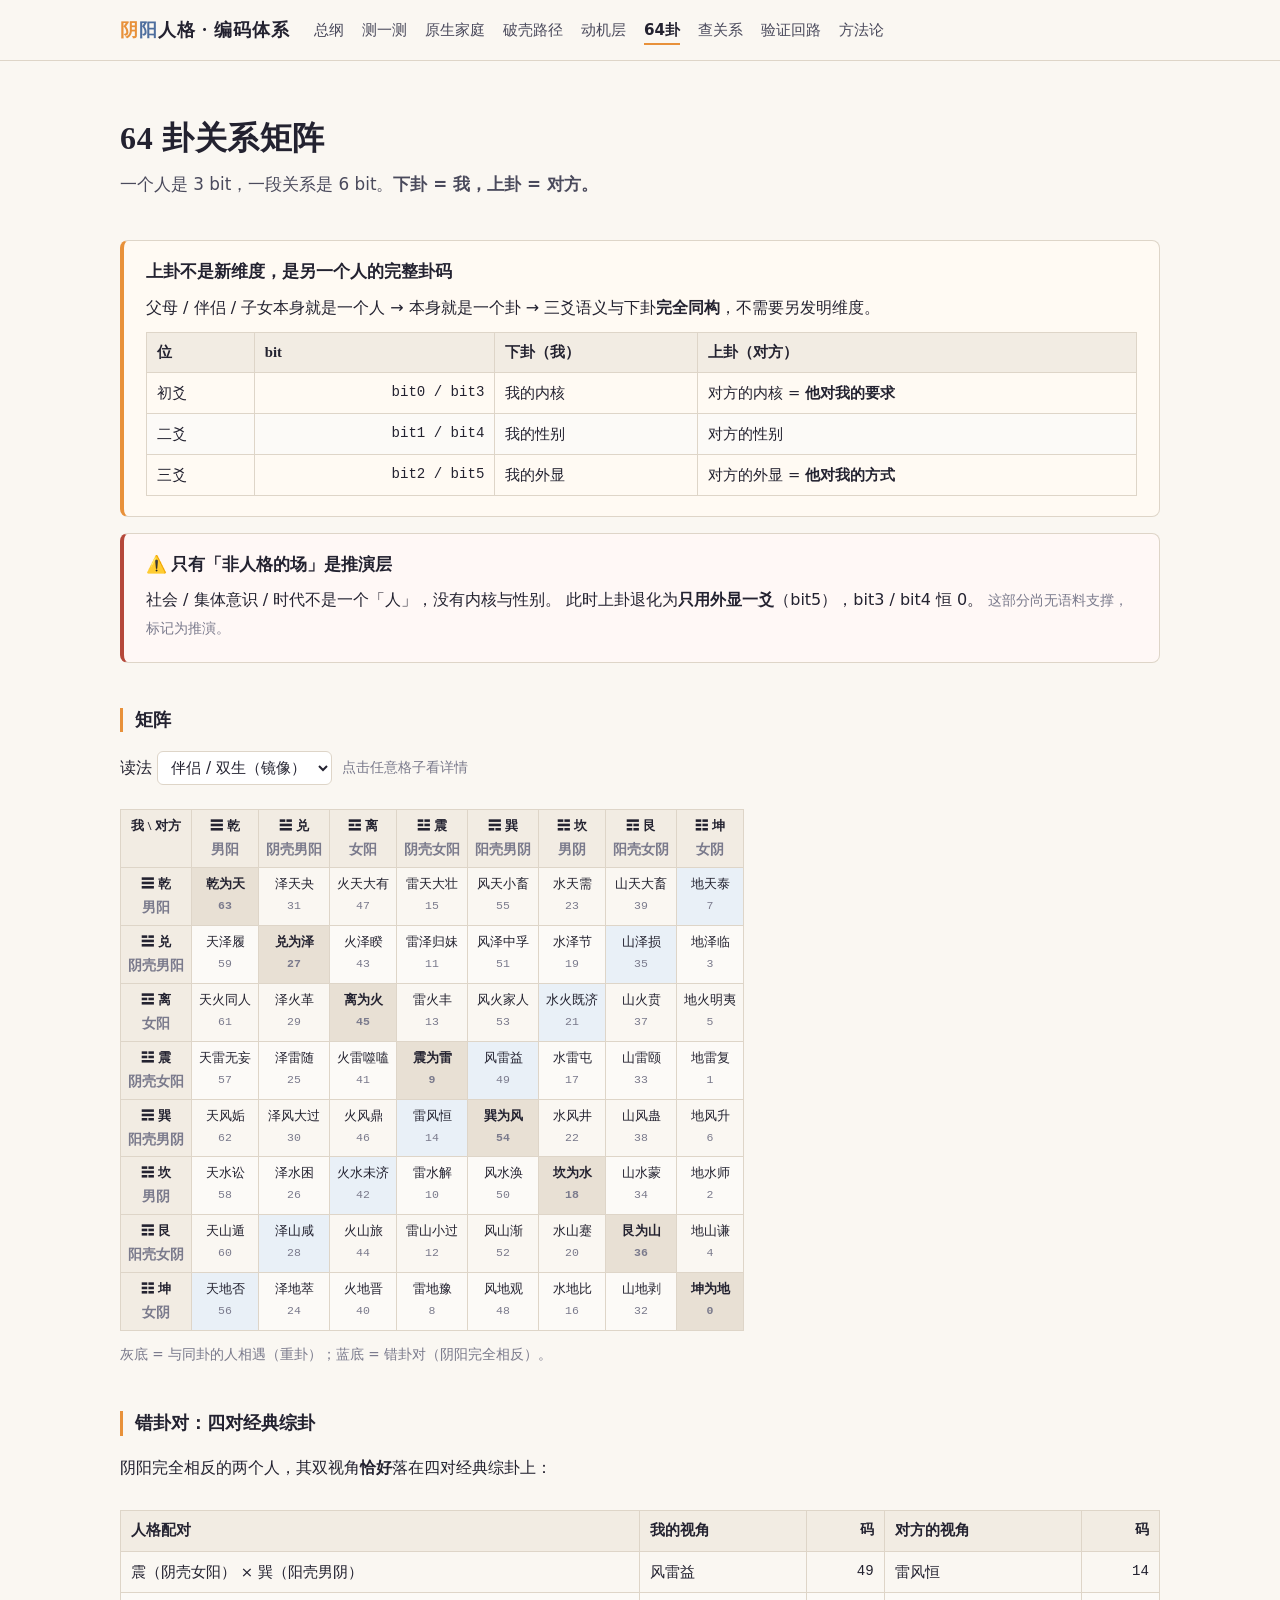
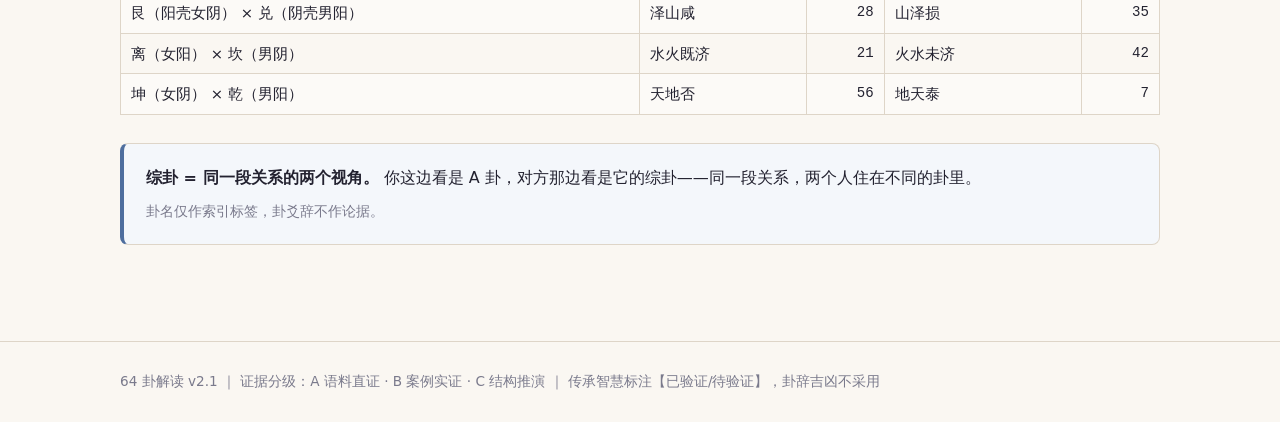
<file: hex64.html>
<!DOCTYPE html>
<html lang="zh-CN">
<head>
<meta charset="UTF-8">
<meta name="viewport" content="width=device-width,initial-scale=1">
<title>64 卦关系矩阵 · 阴阳人格编码体系</title>
<link rel="stylesheet" href="assets/style.css">
<style>
.mx{border-collapse:collapse; font-size:.82rem; width:auto}
.mx th,.mx td{border:1px solid var(--line); padding:5px 7px; text-align:center; white-space:nowrap}
.mx th{background:var(--paper-2)}
.mx td{cursor:pointer}
.mx td:hover{background:var(--yang-soft)}
.mx td.self{background:var(--paper-3); font-weight:700}
.mx td.dui{background:#E9F0F7}
.mx td.on{outline:2px solid var(--cinnabar); outline-offset:-2px}
.mx td .c{display:block; font-family:var(--mono); font-size:.72rem; color:var(--ink-3)}
</style>
</head>
<body>
<header class="site">
  <div class="wrap">
    <div class="brand"><span class="y">阴</span><span class="i">阳</span>人格 · 编码体系</div>
    <nav class="site">
      <a href="index.html">总纲</a>
      <a href="test.html">测一测</a>
      <a href="family.html">原生家庭</a>
      <a href="shed.html">破壳路径</a>
      <a href="motive.html">动机层</a>
      <a class="on" href="hex64.html">64卦</a>
      <a href="relation.html">查关系</a>
      <a href="verify.html">验证回路</a>
      <a href="about.html">方法论</a>
    </nav>
  </div>
</header>

<main><div class="wrap">

  <section class="hero">
    <h1>64 卦关系矩阵</h1>
    <p class="sub">一个人是 3 bit，一段关系是 6 bit。<b>下卦 = 我，上卦 = 对方。</b></p>
  </section>

  <div class="card key">
    <h4 style="margin-top:0">上卦不是新维度，是另一个人的完整卦码</h4>
    <p style="margin:0">父母 / 伴侣 / 子女本身就是一个人 → 本身就是一个卦 →
      三爻语义与下卦<b>完全同构</b>，不需要另发明维度。</p>
    <table style="margin:10px 0 0">
      <thead><tr><th>位</th><th>bit</th><th>下卦（我）</th><th>上卦（对方）</th></tr></thead>
      <tbody>
        <tr><td>初爻</td><td class="num">bit0 / bit3</td><td>我的内核</td><td>对方的内核 = <b>他对我的要求</b></td></tr>
        <tr><td>二爻</td><td class="num">bit1 / bit4</td><td>我的性别</td><td>对方的性别</td></tr>
        <tr><td>三爻</td><td class="num">bit2 / bit5</td><td>我的外显</td><td>对方的外显 = <b>他对我的方式</b></td></tr>
      </tbody>
    </table>
  </div>

  <div class="card warn">
    <h4 style="margin-top:0">⚠️ 只有「非人格的场」是推演层</h4>
    <p style="margin:0">社会 / 集体意识 / 时代不是一个「人」，没有内核与性别。
      此时上卦退化为<b>只用外显一爻</b>（bit5），bit3 / bit4 恒 0。
      <span class="small">这部分尚无语料支撑，标记为推演。</span></p>
  </div>

  <h2 class="anchor">矩阵</h2>
  <div class="row">
    <label>读法
      <select id="rel">
        <option value="PARTNER">伴侣 / 双生（镜像）</option>
        <option value="FATHER">父亲（因果）</option>
        <option value="MOTHER">母亲（因果）</option>
        <option value="CHILD">子女（反向因果）</option>
        <option value="FRIEND">朋友 / 同事（投射）</option>
      </select>
    </label>
    <span class="small">点击任意格子看详情</span>
  </div>

  <div class="scroll">
    <table class="mx" id="mx"></table>
  </div>
  <p class="small">灰底 = 与同卦的人相遇（重卦）；蓝底 = 错卦对（阴阳完全相反）。</p>

  <div id="detail"></div>

  <h2 class="anchor">错卦对：四对经典综卦</h2>
  <p>阴阳完全相反的两个人，其双视角<b>恰好</b>落在四对经典综卦上：</p>
  <div class="scroll">
  <table>
    <thead><tr><th>人格配对</th><th>我的视角</th><th class="num">码</th><th>对方的视角</th><th class="num">码</th></tr></thead>
    <tbody id="pairs"></tbody>
  </table>
  </div>
  <div class="card note">
    <p style="margin:0"><b>综卦 = 同一段关系的两个视角。</b>
      你这边看是 A 卦，对方那边看是它的综卦——同一段关系，两个人住在不同的卦里。</p>
    <p class="small" style="margin:.6em 0 0">卦名仅作索引标签，卦爻辞不作论据。</p>
  </div>

</div></main>

<footer class="site"><div class="wrap">
  64 卦解读 v2.1 ｜ 证据分级：A 语料直证 · B 案例实证 · C 结构推演 ｜ 传承智慧标注【已验证/待验证】，卦辞吉凶不采用
</div></footer>

<script src="assets/codec.js"></script>
<script src="assets/hex64_readings.js"></script>
<script>
(function(){
  const Y = window.YY;
  const NAMES = ['乾','兑','离','震','巽','坎','艮','坤'];
  const table = document.getElementById('mx');

  function build(){
    let h = '<thead><tr><th>我 \\ 对方</th>';
    for (const u of NAMES) h += '<th>' + Y.BY_NAME[u].sym + ' ' + u + '<br><span class="small">' + Y.BY_NAME[u].role + '</span></th>';
    h += '</tr></thead><tbody>';
    for (const me of NAMES) {
      h += '<tr><th>' + Y.BY_NAME[me].sym + ' ' + me + '<br><span class="small">' +
           Y.BY_NAME[me].role + '</span></th>';
      for (const u of NAMES) {
        const a = Y.BY_NAME[me].code, b = Y.BY_NAME[u].code;
        const code = Y.hex(a, b);
        const cls = (a === b) ? 'self' : (Y.inv(a) === b ? 'dui' : '');
        h += '<td class="' + cls + '" data-a="' + a + '" data-b="' + b + '">' +
             Y.hexName(a, b) + '<span class="c">' + code + '</span></td>';
      }
      h += '</tr>';
    }
    h += '</tbody>';
    table.innerHTML = h;
    table.querySelectorAll('td[data-a]').forEach(td => td.onclick = function(){
      table.querySelectorAll('td').forEach(x => x.classList.remove('on'));
      td.classList.add('on');
      show(parseInt(td.dataset.a, 10), parseInt(td.dataset.b, 10));
    });
  }

  function yaoHtml(code){
    let h = '<span class="yao">';
    for (let i = 2; i >= 0; i--) h += '<i class="' + ((code >> i) & 1 ? '' : 'yin') + '"></i>';
    return h + '</span>';
  }

  function show(a, b){
    const rel = document.getElementById('rel').value;
    const mine = Y.relHex(a, b, rel);
    const theirs = Y.relHex(b, a, rel);
    const ga = Y.BY_CODE[a], gb = Y.BY_CODE[b];
    let h = '<div class="result"><div class="head">' +
      '<div><div class="small">下卦（我）</div>' + yaoHtml(a) +
      '<div class="nm">' + ga.name + ' · ' + ga.role + '</div></div>' +
      '<div style="font-size:1.6rem">×</div>' +
      '<div><div class="small">上卦（对方）</div>' + yaoHtml(b) +
      '<div class="nm">' + gb.name + ' · ' + gb.role + '</div></div>' +
      '<div><div class="nm" style="font-size:1.6rem">' + mine.name + '</div>' +
      '<div class="small">码 ' + mine.code + ' ｜ ' + mine.label + '</div></div></div>';

    h += '<div class="kv" style="margin-top:14px">' +
      '<div>他对我的<b>方式</b>（外显）<b>' + (Y.transmitWay(b) ? '阳' : '阴') + '</b></div>' +
      '<div>他对我的<b>要求</b>（内核）<b>' + (Y.transmitDemand(b) ? '阳' : '阴') + '</b></div>' +
      '<div>他带壳 <b>' + (Y.isShell(b) ? '是' : '否') + '</b></div>' +
      '<div>我的外显能量 <b>' + Y.rPercent(a) + '%</b></div>' +
      '<div>对方外显能量 <b>' + Y.rPercent(b) + '%</b></div></div>';

    h += '<div class="card" style="margin-top:14px"><h4 style="margin-top:0">' + mine.label + ' · 读法</h4>' +
      '<p style="margin:0">' + mine.read + '</p></div>';

    const G = (window.HEX64_READ || {})[a] || {};
    const rd = G[b];
    if (rd) {
      h += '<div class="card" style="margin-top:14px"><h4 style="margin-top:0">' + rd.n + ' · 白话解读</h4>' +
        '<p style="margin:.4em 0"><b>画面：</b>' + rd.p + '</p>' +
        '<p style="margin:.4em 0"><b>关系怎么读：</b>' + rd.d + '</p>' +
        '<p style="margin:.4em 0"><b>雷区：</b>' + rd.w + '</p>' +
        '<p style="margin:.4em 0"><b>这关怎么过：</b>' + rd.f + '</p>' +
        (rd.tw ? '<p style="margin:.4em 0"><b>📜 传承智慧：</b>' + rd.tw.y + '</p>' +
          '<p style="margin:.2em 0 0"><b>白话：</b>' + rd.tw.b + '</p>' +
          '<p style="margin:.2em 0 0"><b>视角【' + rd.tw.st + '】：</b>' + rd.tw.v + '</p>' : '') +
        (rd.e ? '<p class="small" style="margin:.5em 0 0"><b>📎 语料实证：</b>' + rd.e + '</p>' : '') +
        (G.src ? '<p class="small" style="margin:.2em 0 0"><b>我的画像证据：</b>' + G.src + '</p>' : '') +
        '<p class="small" style="margin:.4em 0 0">临界点公式：' + Y.CRUX + ' ｜ 完整版见<a href="relation.html">查关系</a>页</p></div>';
    }

    h += '<div class="card soft"><h4 style="margin-top:0">对方的视角（综卦）</h4>' +
      '<p style="margin:0">' + gb.name + ' × ' + ga.name + ' → 码 ' + theirs.code + ' <b>' + theirs.name + '</b><br>' +
      '<span class="small">同一段关系，两边住在不同的卦里。</span></p></div>';

    if (Y.inv(a) === b) {
      h += '<div class="card note"><h4 style="margin-top:0">这是一对错卦</h4>' +
        '<p style="margin:0">阴阳完全相反 → 互为对镜。<span class="small">在伴侣读法下，这是最强的吸引也最强的摩擦。</span></p></div>';
    }
    if (a === b) {
      h += '<div class="card"><h4 style="margin-top:0">同卦相遇</h4>' +
        '<p style="margin:0">两个 ' + ga.name + ' 在一起 → 重卦「' + mine.name + '」。</p></div>';
    }
    h += '</div>';
    document.getElementById('detail').innerHTML = h;
  }

  document.getElementById('rel').onchange = function(){ document.getElementById('detail').innerHTML = ''; };
  build();

  const tb = document.getElementById('pairs');
  const PR = [['震','巽'],['艮','兑'],['离','坎'],['坤','乾']];
  tb.innerHTML = PR.map(([a, b]) => {
    const ca = Y.BY_NAME[a].code, cb = Y.BY_NAME[b].code;
    return '<tr><td>' + a + '（' + Y.BY_NAME[a].role + '） × ' + b + '（' + Y.BY_NAME[b].role + '）</td>' +
      '<td>' + Y.hexName(ca, cb) + '</td><td class="num">' + Y.hex(ca, cb) + '</td>' +
      '<td>' + Y.hexName(cb, ca) + '</td><td class="num">' + Y.hex(cb, ca) + '</td></tr>';
  }).join('');
})();
</script>
</body>
</html>
</file>
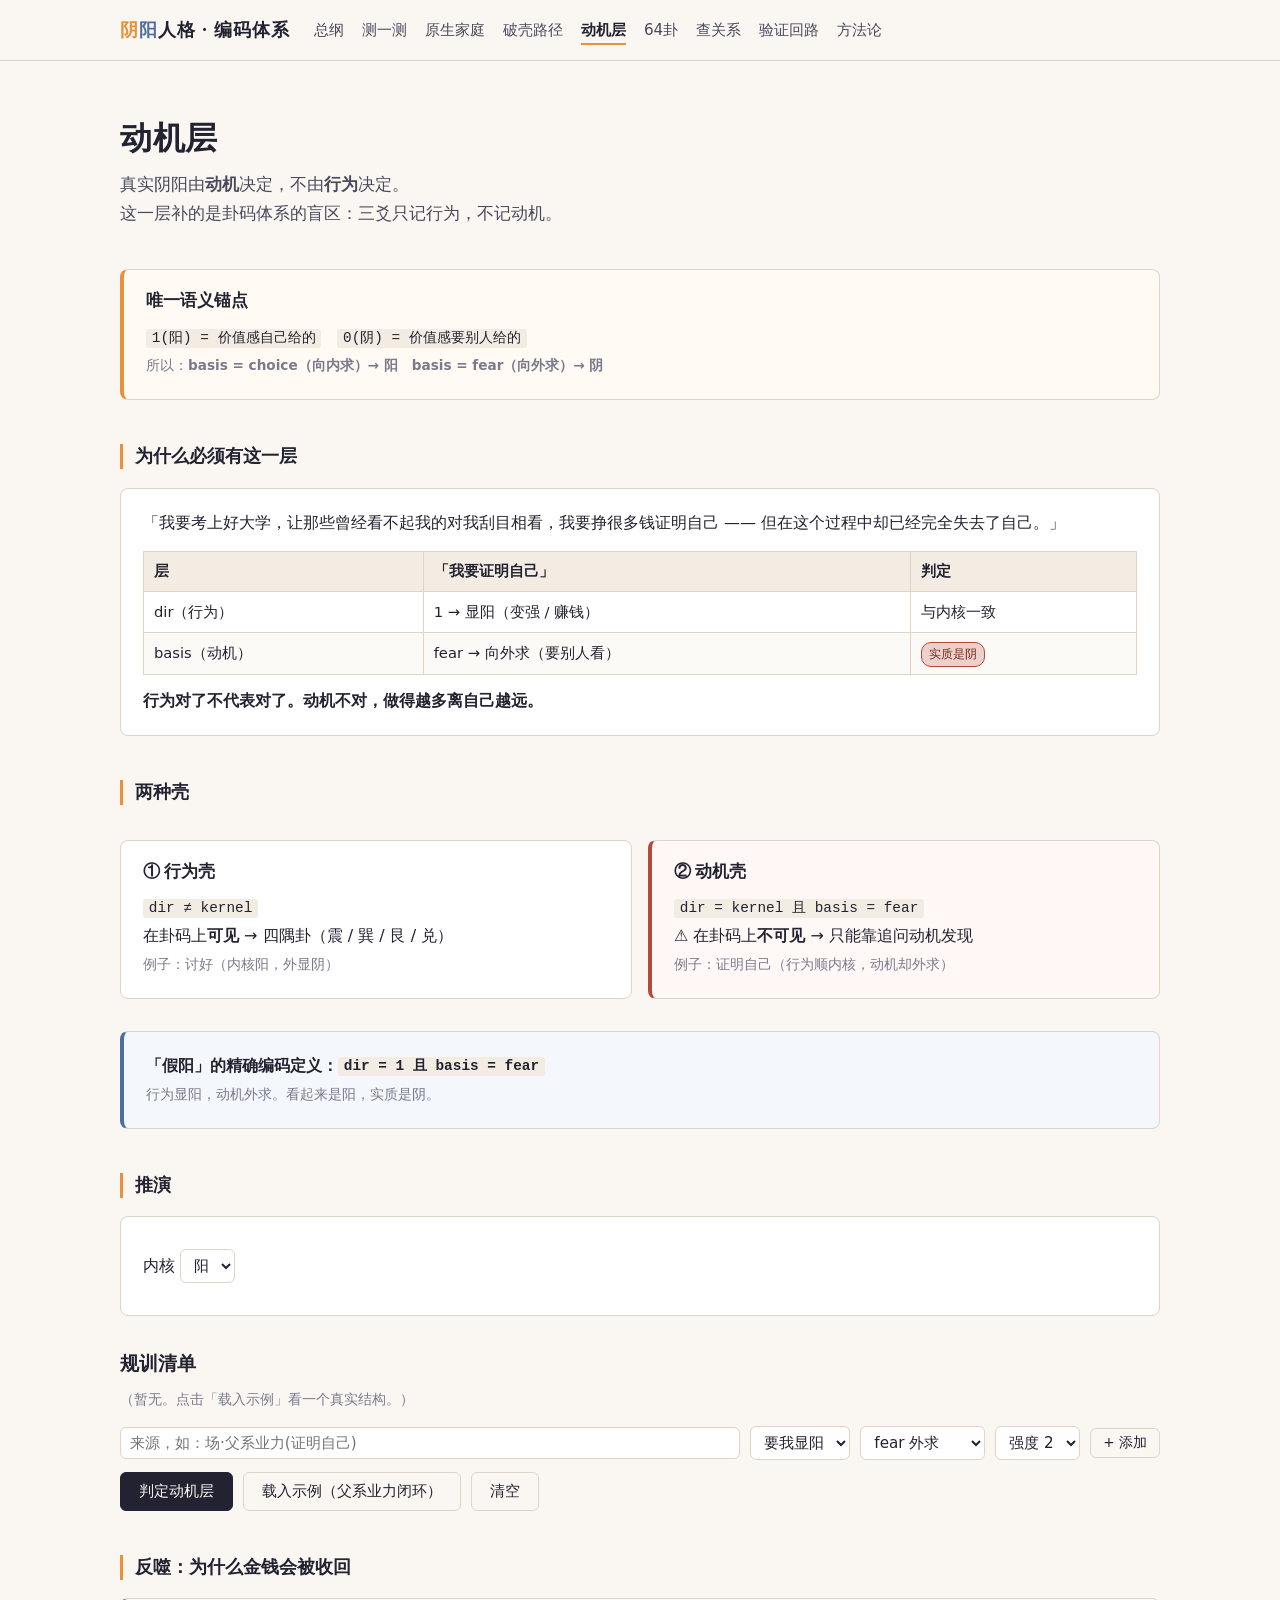
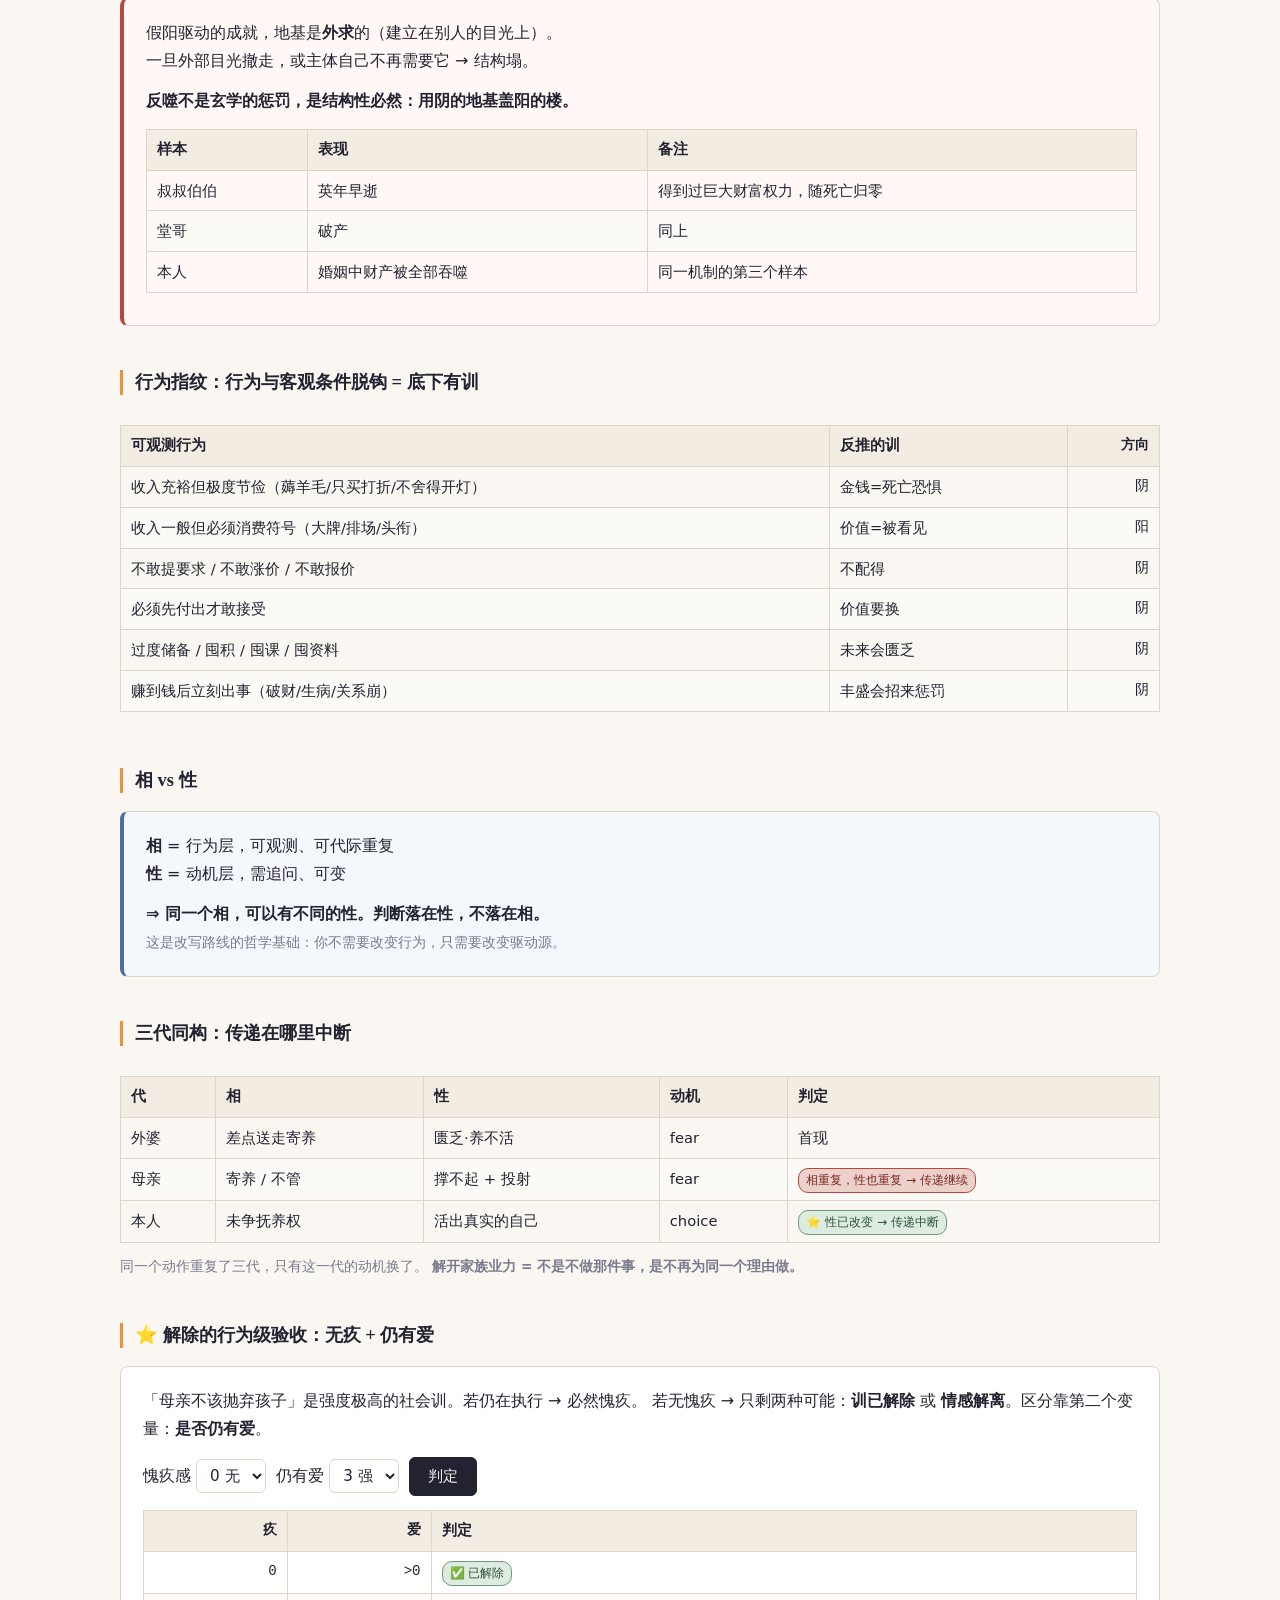
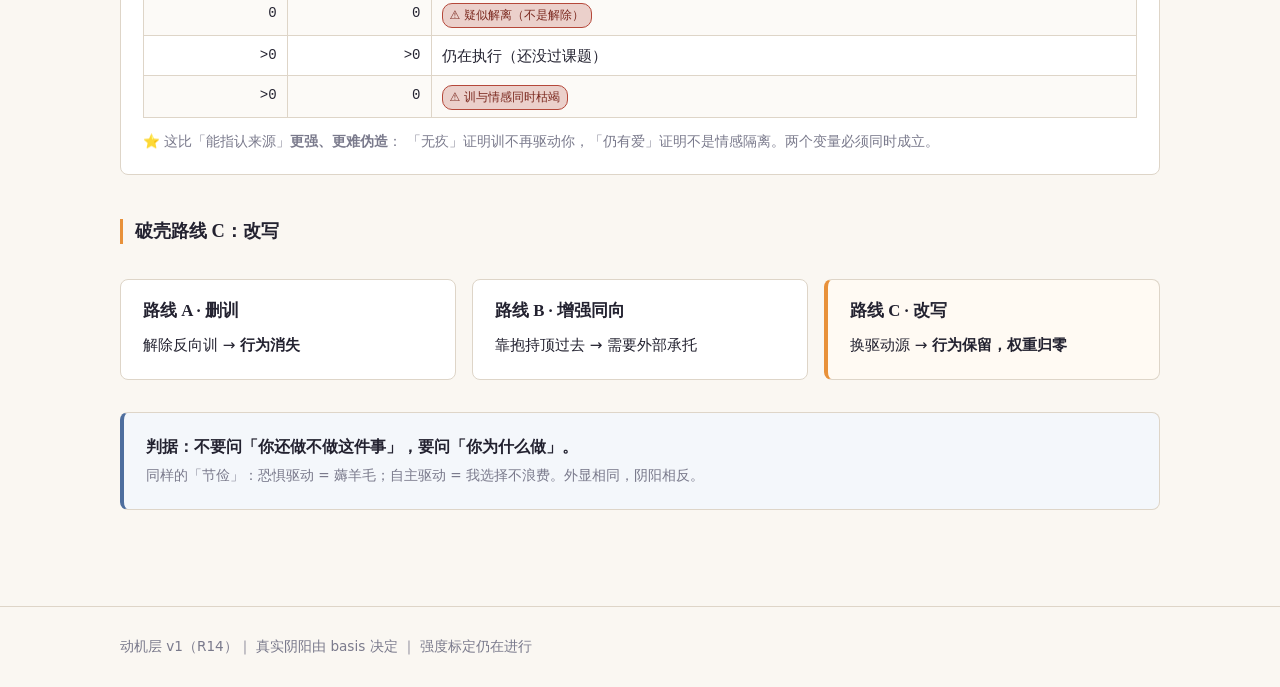
<file: motive.html>
<!DOCTYPE html>
<html lang="zh-CN">
<head>
<meta charset="UTF-8">
<meta name="viewport" content="width=device-width,initial-scale=1">
<title>动机层 · 阴阳人格编码体系</title>
<link rel="stylesheet" href="assets/style.css">
</head>
<body>
<header class="site">
  <div class="wrap">
    <div class="brand"><span class="y">阴</span><span class="i">阳</span>人格 · 编码体系</div>
    <nav class="site">
      <a href="index.html">总纲</a>
      <a href="test.html">测一测</a>
      <a href="family.html">原生家庭</a>
      <a href="shed.html">破壳路径</a>
      <a class="on" href="motive.html">动机层</a>
      <a href="hex64.html">64卦</a>
      <a href="relation.html">查关系</a>
      <a href="verify.html">验证回路</a>
      <a href="about.html">方法论</a>
    </nav>
  </div>
</header>

<main><div class="wrap">

  <section class="hero">
    <h1>动机层</h1>
    <p class="sub">真实阴阳由<b>动机</b>决定，不由<b>行为</b>决定。<br>
      这一层补的是卦码体系的盲区：三爻只记行为，不记动机。</p>
  </section>

  <div class="card key">
    <h4 style="margin-top:0">唯一语义锚点</h4>
    <p style="margin:0"><code>1(阳) = 价值感自己给的</code>　<code>0(阴) = 价值感要别人给的</code><br>
      <span class="small">所以：<b>basis = choice（向内求）→ 阳</b>　<b>basis = fear（向外求）→ 阴</b></span></p>
  </div>

  <h2 class="anchor">为什么必须有这一层</h2>
  <div class="card">
    <p style="margin:0">「我要考上好大学，让那些曾经看不起我的对我刮目相看，我要挣很多钱证明自己
      —— 但在这个过程中却已经完全失去了自己。」</p>
    <table style="margin-top:14px">
      <thead><tr><th>层</th><th>「我要证明自己」</th><th>判定</th></tr></thead>
      <tbody>
        <tr><td>dir（行为）</td><td>1 → 显阳（变强 / 赚钱）</td><td>与内核一致</td></tr>
        <tr><td>basis（动机）</td><td>fear → 向外求（要别人看）</td><td><span class="tag warn">实质是阴</span></td></tr>
      </tbody>
    </table>
    <p style="margin:12px 0 0"><b>行为对了不代表对了。动机不对，做得越多离自己越远。</b></p>
  </div>

  <h2 class="anchor">两种壳</h2>
  <div class="grid g2">
    <div class="card">
      <h4 style="margin-top:0">① 行为壳</h4>
      <p style="margin:0"><code>dir ≠ kernel</code><br>
        在卦码上<b>可见</b> → 四隅卦（震 / 巽 / 艮 / 兑）<br>
        <span class="small">例子：讨好（内核阳，外显阴）</span></p>
    </div>
    <div class="card warn">
      <h4 style="margin-top:0">② 动机壳</h4>
      <p style="margin:0"><code>dir = kernel 且 basis = fear</code><br>
        ⚠️ 在卦码上<b>不可见</b> → 只能靠追问动机发现<br>
        <span class="small">例子：证明自己（行为顺内核，动机却外求）</span></p>
    </div>
  </div>
  <div class="card note">
    <p style="margin:0"><b>「假阳」的精确编码定义：<code>dir = 1 且 basis = fear</code></b><br>
      <span class="small">行为显阳，动机外求。看起来是阳，实质是阴。</span></p>
  </div>

  <h2 class="anchor">推演</h2>
  <div class="card">
    <div class="row">
      <label>内核 <select id="kernel"><option value="1">阳</option><option value="0">阴</option></select></label>
    </div>
  </div>

  <h3>规训清单</h3>
  <div id="injs"></div>
  <div class="row">
    <input type="text" id="src" placeholder="来源，如：场·父系业力(证明自己)" style="flex:1;min-width:180px">
    <select id="dir"><option value="1">要我显阳</option><option value="0">要我显阴</option></select>
    <select id="basis"><option value="fear">fear 外求</option><option value="choice">choice 内求</option></select>
    <select id="st"><option value="0">强度 0</option><option value="1">强度 1</option>
      <option value="2" selected>强度 2</option><option value="3">强度 3</option></select>
    <button class="btn ghost sm" id="add">+ 添加</button>
  </div>
  <div class="row">
    <button class="btn" id="go">判定动机层</button>
    <button class="btn ghost" id="demo">载入示例（父系业力闭环）</button>
    <button class="btn ghost" id="clear">清空</button>
  </div>

  <div id="out"></div>

  <h2 class="anchor">反噬：为什么金钱会被收回</h2>
  <div class="card warn">
    <p style="margin:0">假阳驱动的成就，地基是<b>外求</b>的（建立在别人的目光上）。<br>
      一旦外部目光撤走，或主体自己不再需要它 → 结构塌。</p>
    <p style="margin:12px 0 0"><b>反噬不是玄学的惩罚，是结构性必然：用阴的地基盖阳的楼。</b></p>
    <table style="margin-top:14px">
      <thead><tr><th>样本</th><th>表现</th><th>备注</th></tr></thead>
      <tbody>
        <tr><td>叔叔伯伯</td><td>英年早逝</td><td>得到过巨大财富权力，随死亡归零</td></tr>
        <tr><td>堂哥</td><td>破产</td><td>同上</td></tr>
        <tr><td>本人</td><td>婚姻中财产被全部吞噬</td><td>同一机制的第三个样本</td></tr>
      </tbody>
    </table>
  </div>

  <h2 class="anchor">行为指纹：行为与客观条件脱钩 = 底下有训</h2>
  <div class="scroll">
    <table>
      <thead><tr><th>可观测行为</th><th>反推的训</th><th class="num">方向</th></tr></thead>
      <tbody id="fp"></tbody>
    </table>
  </div>

  <h2 class="anchor">相 vs 性</h2>
  <div class="card note">
    <p style="margin:0"><b>相</b> = 行为层，可观测、可代际重复<br>
      <b>性</b> = 动机层，需追问、可变</p>
    <p style="margin:12px 0 0"><b>⇒ 同一个相，可以有不同的性。判断落在性，不落在相。</b><br>
      <span class="small">这是改写路线的哲学基础：你不需要改变行为，只需要改变驱动源。</span></p>
  </div>

  <h2 class="anchor">三代同构：传递在哪里中断</h2>
  <div class="scroll">
    <table>
      <thead><tr><th>代</th><th>相</th><th>性</th><th>动机</th><th>判定</th></tr></thead>
      <tbody>
        <tr><td>外婆</td><td>差点送走寄养</td><td>匮乏·养不活</td><td>fear</td><td>首现</td></tr>
        <tr><td>母亲</td><td>寄养 / 不管</td><td>撑不起 + 投射</td><td>fear</td><td><span class="tag warn">相重复，性也重复 → 传递继续</span></td></tr>
        <tr><td>本人</td><td>未争抚养权</td><td>活出真实的自己</td><td>choice</td><td><span class="tag ok">⭐ 性已改变 → 传递中断</span></td></tr>
      </tbody>
    </table>
  </div>
  <p class="small">同一个动作重复了三代，只有这一代的动机换了。
    <b>解开家族业力 = 不是不做那件事，是不再为同一个理由做。</b></p>

  <h2 class="anchor">⭐ 解除的行为级验收：无疚 + 仍有爱</h2>
  <div class="card">
    <p style="margin:0">「母亲不该抛弃孩子」是强度极高的社会训。若仍在执行 → 必然愧疚。
      若无愧疚 → 只剩两种可能：<b>训已解除</b> 或 <b>情感解离</b>。区分靠第二个变量：<b>是否仍有爱</b>。</p>
    <div class="row" style="margin-top:14px">
      <label>愧疚感 <select id="guilt"><option value="0">0 无</option><option value="1">1</option><option value="2">2</option><option value="3">3 强</option></select></label>
      <label>仍有爱 <select id="care"><option value="0">0 无</option><option value="1">1</option><option value="2">2</option><option value="3" selected>3 强</option></select></label>
      <button class="btn" id="chk">判定</button>
    </div>
    <div id="chkOut"></div>
    <table style="margin-top:14px">
      <thead><tr><th class="num">疚</th><th class="num">爱</th><th>判定</th></tr></thead>
      <tbody>
        <tr><td class="num">0</td><td class="num">&gt;0</td><td><span class="tag ok">✅ 已解除</span></td></tr>
        <tr><td class="num">0</td><td class="num">0</td><td><span class="tag warn">⚠️ 疑似解离（不是解除）</span></td></tr>
        <tr><td class="num">&gt;0</td><td class="num">&gt;0</td><td>仍在执行（还没过课题）</td></tr>
        <tr><td class="num">&gt;0</td><td class="num">0</td><td><span class="tag warn">⚠️ 训与情感同时枯竭</span></td></tr>
      </tbody>
    </table>
    <p style="margin:12px 0 0" class="small">⭐ 这比「能指认来源」<b>更强、更难伪造</b>：
      「无疚」证明训不再驱动你，「仍有爱」证明不是情感隔离。两个变量必须同时成立。</p>
  </div>

  <h2 class="anchor">破壳路线 C：改写</h2>
  <div class="grid g3">
    <div class="card"><h4 style="margin-top:0">路线 A · 删训</h4><p style="margin:0;font-size:.95rem">解除反向训 → <b>行为消失</b></p></div>
    <div class="card"><h4 style="margin-top:0">路线 B · 增强同向</h4><p style="margin:0;font-size:.95rem">靠抱持顶过去 → 需要外部承托</p></div>
    <div class="card key"><h4 style="margin-top:0">路线 C · 改写</h4><p style="margin:0;font-size:.95rem">换驱动源 → <b>行为保留，权重归零</b></p></div>
  </div>
  <div class="card note">
    <p style="margin:0"><b>判据：不要问「你还做不做这件事」，要问「你为什么做」。</b><br>
      <span class="small">同样的「节俭」：恐惧驱动 = 薅羊毛；自主驱动 = 我选择不浪费。外显相同，阴阳相反。</span></p>
  </div>

</div></main>

<footer class="site"><div class="wrap">
  动机层 v1（R14）｜ 真实阴阳由 basis 决定 ｜ 强度标定仍在进行
</div></footer>

<script src="assets/codec.js"></script>
<script>
(function(){
  const Y = window.YY;
  let INJS = [];

  function renderInjs(){
    const el = document.getElementById('injs');
    if (!INJS.length) { el.innerHTML = '<p class="small">（暂无。点击「载入示例」看一个真实结构。）</p>'; return; }
    el.innerHTML = INJS.map((i, idx) =>
      '<div class="card soft" style="padding:10px 14px;margin:8px 0;display:flex;justify-content:space-between;align-items:center;gap:12px;flex-wrap:wrap">' +
      '<span><b>' + i.source + '</b> ｜ 显' + (i.dir ? '阳' : '阴') + ' ｜ ' + i.basis + '（' + (i.basis === 'fear' ? '外求' : '内求') + '） ｜ 强度 <b>' + i.strength + '</b></span>' +
      '<button class="btn ghost sm" data-del="' + idx + '">删除</button></div>').join('');
    el.querySelectorAll('[data-del]').forEach(b => b.onclick = function(){
      INJS.splice(parseInt(b.dataset.del, 10), 1); renderInjs();
    });
  }

  document.getElementById('add').onclick = function(){
    const s = document.getElementById('src').value.trim() || '未命名';
    INJS.push({ source: s,
      dir: parseInt(document.getElementById('dir').value, 10),
      basis: document.getElementById('basis').value,
      strength: parseInt(document.getElementById('st').value, 10) });
    document.getElementById('src').value = '';
    renderInjs();
  };

  document.getElementById('clear').onclick = function(){ INJS = []; renderInjs(); document.getElementById('out').innerHTML = ''; };

  document.getElementById('demo').onclick = function(){
    document.getElementById('kernel').value = '1';
    INJS = [
      { source: '场·父系业力(证明自己)', dir: 1, basis: 'fear', strength: 3 },
      { source: '场·江浙沪(追求财富权力)', dir: 1, basis: 'fear', strength: 2 },
      { source: '序位·长女顶门', dir: 1, basis: 'choice', strength: 2 },
      { source: '性别脚本', dir: 0, basis: 'fear', strength: 2 },
    ];
    renderInjs();
  };

  document.getElementById('go').onclick = function(){
    const k = parseInt(document.getElementById('kernel').value, 10);
    if (!INJS.length) { document.getElementById('out').innerHTML = '<div class="card warn"><p style="margin:0">请先添加规训</p></div>'; return; }

    const ret = Y.retribution(k, INJS);
    const am  = Y.auditMotive(k, INJS);
    const cur = Y.codeFromInj(k, 0, INJS);
    const g   = Y.BY_CODE[cur.code];

    let h = '<div class="result"><div class="head"><div class="sym">' + g.sym + '</div><div>' +
      '<div class="nm">行为层：' + g.name + ' · ' + g.role + '</div>' +
      '<div class="small">码 ' + cur.code + ' ｜ 外显 ' + (cur.balance.show ? '阳' : '阴') +
      ' ｜ 反向 ' + cur.balance.against + ' : 同向 ' + cur.balance.for_ + '</div></div></div></div>';

    h += '<h3>逐条判定</h3><div class="scroll"><table>' +
      '<thead><tr><th>训</th><th class="num">行为</th><th>动机</th><th class="num">真实阴阳</th><th>类型</th></tr></thead><tbody>';
    for (const i of INJS) {
      const sk = Y.shellKind(k, i);
      const me = Y.motiveEnergy(i);
      const tagc = sk.kind === '无壳' ? 'ok' : (sk.kind === '动机壳' ? 'warn' : '');
      h += '<tr><td>' + i.source + '</td>' +
        '<td class="num">显' + (i.dir ? '阳' : '阴') + '</td>' +
        '<td>' + (i.basis === 'fear' ? '外求（要别人给）' : '内求（自己给）') + '</td>' +
        '<td class="num"><b>' + (me ? '阳' : '阴') + '</b></td>' +
        '<td><span class="tag ' + tagc + '">' + sk.kind + '</span></td></tr>';
    }
    h += '</tbody></table></div>';

    h += '<div class="card ' + (ret.risk >= 3 ? 'warn' : 'note') + '"><h4 style="margin-top:0">反噬风险</h4>' +
      '<div class="kv"><div>风险值 <b>' + ret.risk + '</b></div><div>等级 <b>' + ret.level + '</b></div>' +
      '<div>假阳训 <b>' + ret.count + '</b> 条</div></div>' +
      '<p style="margin:10px 0 0" class="small">' + ret.note + '</p>' +
      (ret.sources.length ? '<p style="margin:6px 0 0" class="small">来源：' + ret.sources.join('、') + '</p>' : '') + '</div>';

    h += '<div class="card"><h4 style="margin-top:0">动机层审计</h4>' +
      '<div class="kv"><div>真阳 <b>' + am.真阳.length + '</b></div><div>假阳 <b>' + am.假阳.length + '</b></div>' +
      '<div>自主阴 <b>' + am.自主阴.length + '</b></div><div>恐惧阴 <b>' + am.恐惧阴.length + '</b></div>' +
      '<div>完成度 <b>' + am.progress + '%</b></div></div>' +
      '<p style="margin:10px 0 0" class="small">' + am.note + '</p>';
    if (am.假阳.length) h += '<p style="margin:6px 0 0" class="small">待改写（假阳）：' + am.假阳.join('、') + '</p>';
    if (am.恐惧阴.length) h += '<p style="margin:6px 0 0" class="small">待改写（恐惧阴）：' + am.恐惧阴.join('、') + '</p>';
    h += '</div>';

    // 改写后
    const after = INJS.map(i => (i.basis === 'fear' ? Y.rewriteInj(i, { basis: 'choice' }) : i));
    const ret2 = Y.retribution(k, after);
    const am2  = Y.auditMotive(k, after);
    const cur2 = Y.codeFromInj(k, 0, after);
    h += '<div class="card key"><h4 style="margin-top:0">若把 fear 全部改写为 choice（路线 C）</h4>' +
      '<div class="kv"><div>反噬风险 <b>' + ret.risk + ' → ' + ret2.risk + '</b></div>' +
      '<div>完成度 <b>' + am.progress + '% → ' + am2.progress + '%</b></div>' +
      '<div>行为层 <b>' + g.name + ' → ' + Y.BY_CODE[cur2.code].name + '</b></div></div>' +
      '<p style="margin:10px 0 0" class="small">行为保留（强度不变），驱动源替换 → 决策权重归零。</p></div>';

    document.getElementById('out').innerHTML = h;
  };

  // R15 解除验收
  document.getElementById('chk').onclick = function(){
    const g = parseInt(document.getElementById('guilt').value, 10);
    const c = parseInt(document.getElementById('care').value, 10);
    const r = Y.releaseCheck({ guilt: g, care: c, socialStrength: 3 });
    document.getElementById('chkOut').innerHTML =
      '<div class="card ' + (r.passing ? 'key' : 'warn') + '" style="margin-top:12px">' +
      '<h4 style="margin-top:0">' + r.verdict + '</h4>' +
      '<div class="kv"><div>疚 <b>' + r.guilt + '</b></div><div>爱 <b>' + r.care + '</b></div>' +
      '<div>社会训强度 <b>' + r.strength + '</b></div></div>' +
      '<p style="margin:10px 0 0" class="small">' + r.note + '</p></div>';
  };

  // 行为指纹表
  (function(){
    const tb = document.getElementById('fp');
    tb.innerHTML = (Y.BEHAVIOR_FP || []).map(b =>
      '<tr><td>' + b.fp + '</td><td>' + b.inj + '</td><td class="num">' + (b.dir ? '阳' : '阴') + '</td></tr>').join('');
  })();

  renderInjs();
})();
</script>
</body>
</html>
</file>
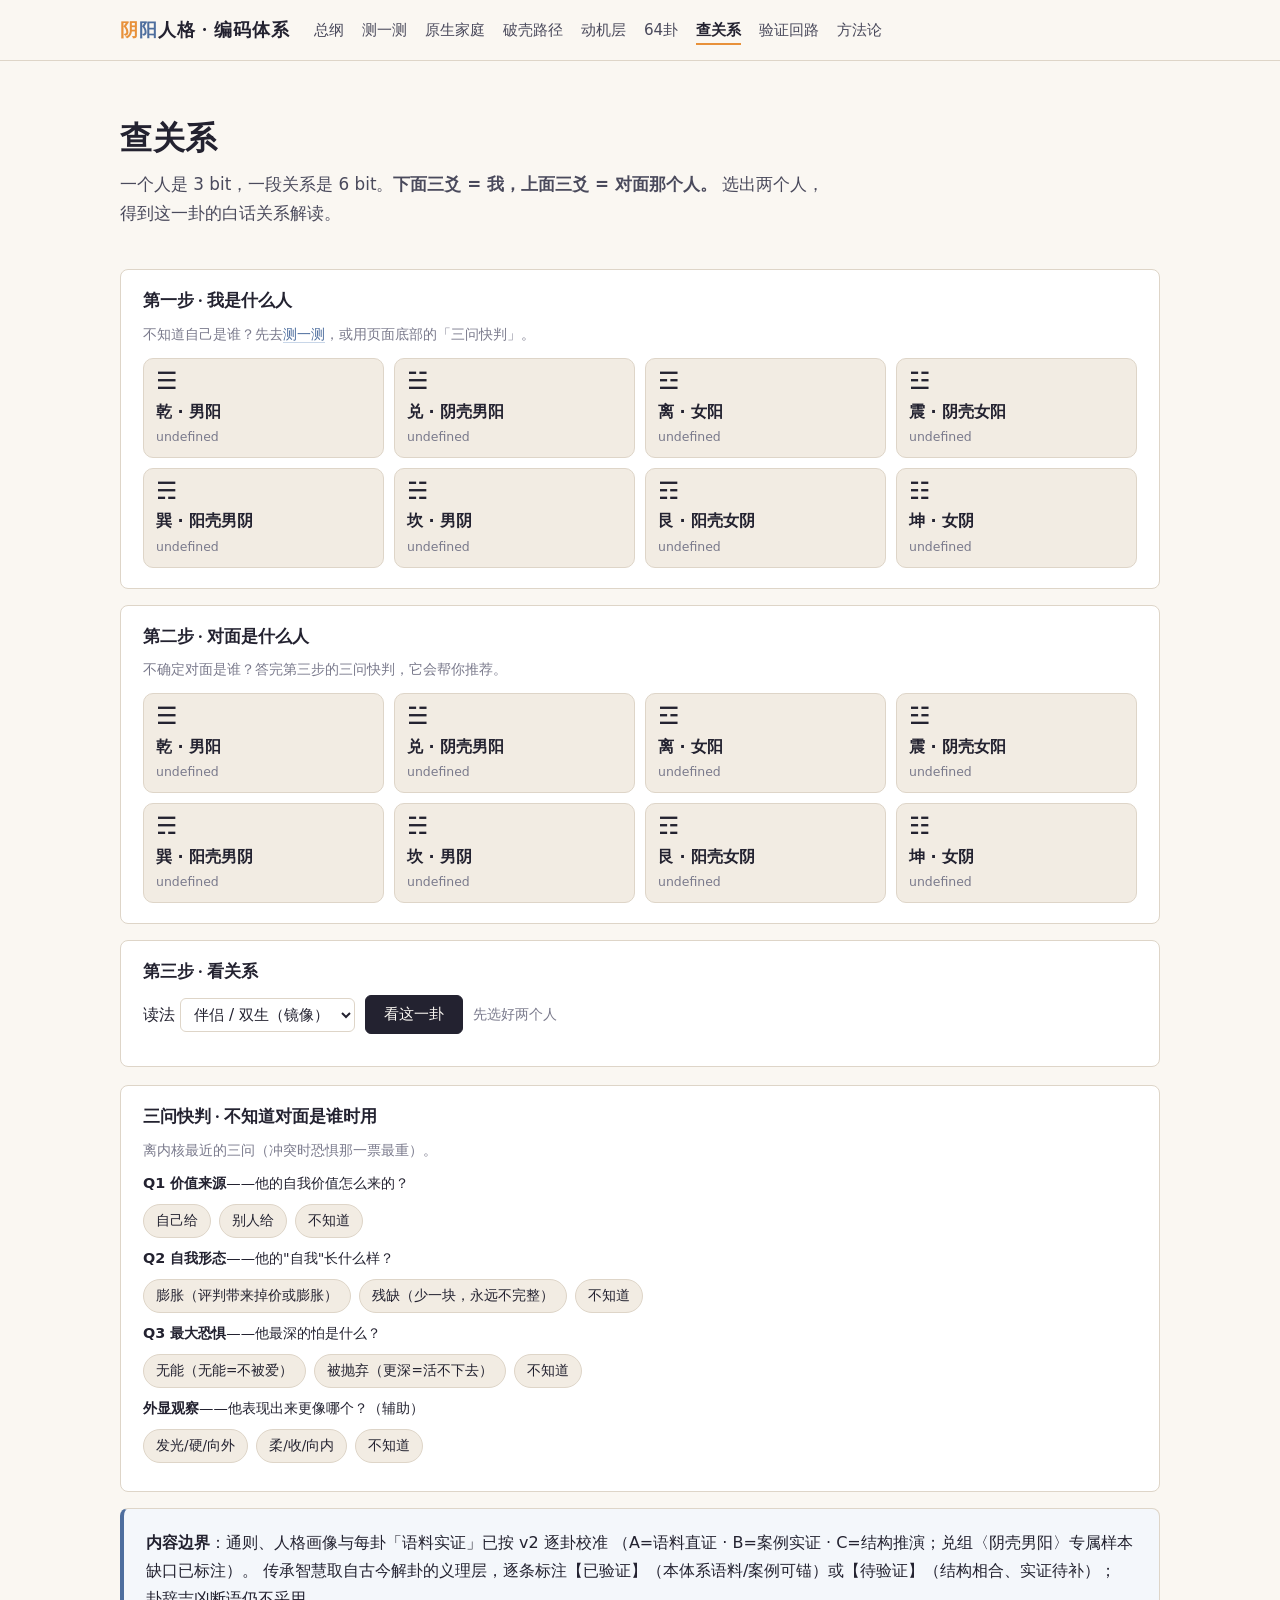
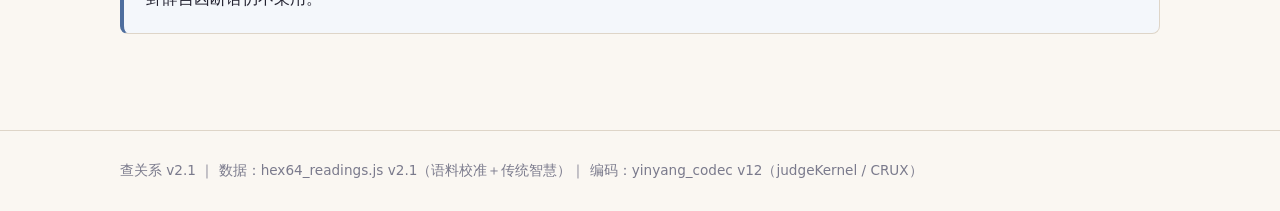
<file: relation.html>
<!DOCTYPE html>
<html lang="zh-CN">
<head>
<meta charset="UTF-8">
<meta name="viewport" content="width=device-width,initial-scale=1">
<title>查关系 · 两张卦卡，一段关系 · 阴阳人格编码体系</title>
<link rel="stylesheet" href="assets/style.css">
<style>
.pgrid{display:grid; grid-template-columns:repeat(4,1fr); gap:10px}
@media(max-width:720px){.pgrid{grid-template-columns:repeat(2,1fr)}}
.pcard{border:1px solid var(--line); border-radius:10px; padding:10px 12px; cursor:pointer; background:var(--paper-2); transition:.15s}
.pcard:hover{border-color:var(--cinnabar)}
.pcard.sel{outline:2px solid var(--cinnabar); outline-offset:-2px; background:var(--yang-soft)}
.pcard .sym{font-size:1.5rem; line-height:1}
.pcard .nm{font-weight:700; margin:.3em 0 .15em}
.pcard .ds{font-size:.78rem; color:var(--ink-3); line-height:1.5}
.step{margin:.4em 0 .5em; font-weight:700}
.step small{font-weight:400; color:var(--ink-3)}
.qrow{display:flex; flex-wrap:wrap; gap:8px; align-items:center; margin:.5em 0}
.qrow .qt{width:100%; font-size:.9rem}
.chip{border:1px solid var(--line); border-radius:999px; padding:4px 12px; cursor:pointer; background:var(--paper-2); font-size:.85rem}
.chip.sel{background:var(--cinnabar); color:#fff; border-color:var(--cinnabar)}
.reading h5{margin:.9em 0 .25em; color:var(--cinnabar)}
.reading p{margin:.15em 0; line-height:1.75}
.judgebox{border:1px dashed var(--line); border-radius:10px; padding:12px 14px; margin-top:14px; background:var(--paper-2)}
</style>
</head>
<body>
<header class="site">
  <div class="wrap">
    <div class="brand"><span class="y">阴</span><span class="i">阳</span>人格 · 编码体系</div>
    <nav class="site">
      <a href="index.html">总纲</a>
      <a href="test.html">测一测</a>
      <a href="family.html">原生家庭</a>
      <a href="shed.html">破壳路径</a>
      <a href="motive.html">动机层</a>
      <a href="hex64.html">64卦</a>
      <a class="on" href="relation.html">查关系</a>
      <a href="verify.html">验证回路</a>
      <a href="about.html">方法论</a>
    </nav>
  </div>
</header>

<main><div class="wrap">

  <section class="hero">
    <h1>查关系</h1>
    <p class="sub">一个人是 3 bit，一段关系是 6 bit。<b>下面三爻 = 我，上面三爻 = 对面那个人。</b>
      选出两个人，得到这一卦的白话关系解读。</p>
  </section>

  <div class="card">
    <h4 style="margin-top:0">第一步 · 我是什么人</h4>
    <p class="small" style="margin:.2em 0 .8em">不知道自己是谁？先去<a href="test.html">测一测</a>，或用页面底部的「三问快判」。</p>
    <div class="pgrid" id="gme"></div>
  </div>

  <div class="card">
    <h4 style="margin-top:0">第二步 · 对面是什么人</h4>
    <p class="small" style="margin:.2em 0 .8em">不确定对面是谁？答完第三步的三问快判，它会帮你推荐。</p>
    <div class="pgrid" id="gother"></div>
  </div>

  <div class="card">
    <h4 style="margin-top:0">第三步 · 看关系</h4>
    <div class="row">
      <label>读法
        <select id="rel">
          <option value="PARTNER">伴侣 / 双生（镜像）</option>
          <option value="FATHER">父亲（因果）</option>
          <option value="MOTHER">母亲（因果）</option>
          <option value="CHILD">子女（反向因果）</option>
          <option value="FRIEND">朋友 / 同事（投射）</option>
        </select>
      </label>
      <button class="btn" id="go" disabled>看这一卦</button>
      <span class="small" id="hint">先选好两个人</span>
    </div>
  </div>

  <div id="out"></div>

  <div class="card" style="margin-top:18px">
    <h4 style="margin-top:0">三问快判 · 不知道对面是谁时用</h4>
    <p class="small" style="margin:.2em 0 .6em">离内核最近的三问（冲突时恐惧那一票最重）。</p>
    <div class="qrow"><span class="qt"><b>Q1 价值来源</b>——他的自我价值怎么来的？</span>
      <span class="chip" data-q="s" data-v="1">自己给</span><span class="chip" data-q="s" data-v="0">别人给</span><span class="chip" data-q="s" data-v="null">不知道</span></div>
    <div class="qrow"><span class="qt"><b>Q2 自我形态</b>——他的"自我"长什么样？</span>
      <span class="chip" data-q="f" data-v="1">膨胀（评判带来掉价或膨胀）</span><span class="chip" data-q="f" data-v="0">残缺（少一块，永远不完整）</span><span class="chip" data-q="f" data-v="null">不知道</span></div>
    <div class="qrow"><span class="qt"><b>Q3 最大恐惧</b>——他最深的怕是什么？</span>
      <span class="chip" data-q="r" data-v="1">无能（无能=不被爱）</span><span class="chip" data-q="r" data-v="0">被抛弃（更深=活不下去）</span><span class="chip" data-q="r" data-v="null">不知道</span></div>
    <div class="qrow"><span class="qt"><b>外显观察</b>——他表现出来更像哪个？（辅助）</span>
      <span class="chip" data-q="x" data-v="1">发光/硬/向外</span><span class="chip" data-q="x" data-v="0">柔/收/向内</span><span class="chip" data-q="x" data-v="null">不知道</span></div>
    <div id="judge"></div>
  </div>

  <div class="card note">
    <p style="margin:0"><b>内容边界</b>：通则、人格画像与每卦「语料实证」已按 v2 逐卦校准
      （A=语料直证 · B=案例实证 · C=结构推演；兑组〈阴壳男阳〉专属样本缺口已标注）。
      传承智慧取自古今解卦的义理层，逐条标注【已验证】（本体系语料/案例可锚）或【待验证】（结构相合、实证待补）；
      卦辞吉凶断语仍不采用。</p>
  </div>

</div></main>

<footer class="site"><div class="wrap">
  查关系 v2.1 ｜ 数据：hex64_readings.js v2.1（语料校准＋传统智慧）｜ 编码：yinyang_codec v12（judgeKernel / CRUX）
</div></footer>

<script src="assets/codec.js"></script>
<script src="assets/hex64_readings.js"></script>
<script>
(function(){
  const Y = window.YY, R = window.HEX64_READ;
  const NAMES = ['乾','兑','离','震','巽','坎','艮','坤'];
  let meCode = null, otherCode = null;

  function pick(sel, name){
    const g = document.getElementById(sel);
    g.innerHTML = NAMES.map(n => {
      const gua = Y.BY_NAME[n];
      const hint = { 乾:'硬汉·不索取·怕无能', 兑:'随和好聊·内里有主意', 离:'大女主·明火·自己发光',
        震:'装温柔的强核女', 巽:'演强势的缺爱男', 坎:'敏感男·要确认', 艮:'装强的缺爱女', 坤:'包容女·无城墙' }[gua.code];
      return '<div class="pcard" data-c="' + gua.code + '"><div class="sym">' + gua.sym + '</div>' +
        '<div class="nm">' + n + ' · ' + gua.role + '</div><div class="ds">' + hint + '</div></div>';
    }).join('');
    g.querySelectorAll('.pcard').forEach(c => c.onclick = function(){
      g.querySelectorAll('.pcard').forEach(x => x.classList.remove('sel'));
      c.classList.add('sel');
      if (sel === 'gme') meCode = +c.dataset.c; else otherCode = +c.dataset.c;
      const ok = meCode !== null && otherCode !== null;
      document.getElementById('go').disabled = !ok;
      document.getElementById('hint').textContent = ok ? '准备好了' : '先选好两个人';
    });
  }
  pick('gme'); pick('gother');

  function yaoHtml(code){
    let h = '<span class="yao">';
    for (let i = 2; i >= 0; i--) h += '<i class="' + ((code >> i) & 1 ? '' : 'yin') + '"></i>';
    return h + '</span>';
  }

  function reading(me, other, rel){
    const cell = R[me][other], guaM = Y.BY_CODE[me], guaO = Y.BY_CODE[other];
    const relHex = Y.relHex(me, other, rel), revHex = Y.relHex(other, me, rel);
    let h = '<div class="card result" style="margin-top:18px"><div class="head">' +
      '<div><div class="small">下卦（我）</div>' + yaoHtml(me) +
      '<div class="nm">' + guaM.name + ' · ' + guaM.role + '</div></div>' +
      '<div style="font-size:1.6rem">×</div>' +
      '<div><div class="small">上卦（对面）</div>' + yaoHtml(other) +
      '<div class="nm">' + guaO.name + ' · ' + guaO.role + '</div></div>' +
      '<div><div class="nm" style="font-size:1.7rem">' + cell.n + '</div>' +
      '<div class="small">码 ' + relHex.code + ' ｜ ' + relHex.label + '</div></div></div>';

    h += '<div class="reading"><h5>🖼 画面</h5><p>' + cell.p + '</p>' +
      '<h5>🔗 关系怎么读</h5><p>' + cell.d + '</p>' +
      '<h5>⚠️ 雷区</h5><p>' + cell.w + '</p>' +
      '<h5>🧭 这关怎么过</h5><p>' + cell.f + '</p>' +
      (cell.tw ? '<h5 style="margin:.8em 0 .1em">📜 传承智慧</h5>' +
        '<p class="small" style="margin:.1em 0 0">' + cell.tw.y + '</p>' +
        '<p class="small" style="margin:.15em 0 0"><b>白话：</b>' + cell.tw.b + '</p>' +
        '<p class="small" style="margin:.15em 0 0"><b>视角【' + cell.tw.st + '】：</b>' + cell.tw.v + '</p>' : '') +
      (cell.e ? '<h5 style="margin:.8em 0 .1em">📎 语料实证</h5><p class="small" style="margin:.1em 0 0">' + cell.e +
        (R[me] && R[me].src ? '<br><b>我的画像证据：</b>' + R[me].src : '') + '</p>' : '') + '</div>';

    h += '<div class="kv" style="margin-top:14px">' +
      '<div>他对我的<b>方式</b>（外显）<b>' + (Y.transmitWay(other) ? '阳' : '阴') + '</b></div>' +
      '<div>他对我的<b>要求</b>（内核）<b>' + (Y.transmitDemand(other) ? '阳' : '阴') + '</b></div>' +
      '<div>他带壳 <b>' + (Y.isShell(other) ? '是' : '否') + '</b></div>' +
      '<div>我带壳 <b>' + (Y.isShell(me) ? '是' : '否') + '</b></div></div>';

    const rcell = R[other][me];
    h += '<div class="card soft" style="margin-top:14px"><h4 style="margin-top:0">对方的视角（综卦）</h4>' +
      '<p style="margin:0">' + guaO.name + ' × ' + guaM.name + ' → <b>' + rcell.n + '</b>（码 ' + revHex.code + '）' +
      '<br><span class="small">' + rcell.d.slice(0, 60) + '……同一段关系，两边住在不同的卦里。</span></p></div>';

    h += '<div class="card note" style="margin-top:14px"><p style="margin:0"><b>临界点公式</b>：' + Y.CRUX + '</p></div>';
    h += '</div>';
    return h;
  }

  document.getElementById('go').onclick = function(){
    const rel = document.getElementById('rel').value;
    document.getElementById('out').innerHTML = reading(meCode, otherCode, rel);
    document.getElementById('out').scrollIntoView({ behavior: 'smooth', block: 'start' });
  };

  // ---- 三问快判 ----
  const ans = { s: undefined, f: undefined, r: undefined, x: undefined };
  document.querySelectorAll('.chip').forEach(c => c.onclick = function(){
    const q = c.dataset.q;
    document.querySelectorAll('.chip[data-q="' + q + '"]').forEach(x => x.classList.remove('sel'));
    c.classList.add('sel');
    ans[q] = c.dataset.v === 'null' ? null : +c.dataset.v;
    runJudge();
  });

  function runJudge(){
    const k = Y.judgeKernel({ source: ans.s, form: ans.f, fear: ans.r });
    const v = k.verdict;
    let rec = '';
    if (v === '待定') {
      rec = '三问均未作答——至少答一问。';
    } else {
      const kernelSide = (ans.s === 1 || (ans.s === null && ans.r === 1)) ? 1 : (ans.s === 0 || (ans.s === null && ans.r === 0)) ? 0 : (v === '阳' ? 1 : 0);
      const show = ans.x;
      let gua;
      if (show === null || show === undefined) {
        gua = kernelSide === 1 ? ['乾（男阳）', '离（女阳）'] : ['坎（男阴）', '坤（女阴）'];
        rec = '内核判定：<b>' + (kernelSide === 1 ? '阳' : '阴') + '</b>。若他外显与内核一致 → ' +
          (kernelSide === 1 ? '男选乾、女选离' : '男选坎、女选坤') + '（真体）；外显相反 → 带壳（男阴壳=' + (kernelSide === 1 ? '兑' : '巽') + '，女' + (kernelSide === 1 ? '阴壳=震' : '阳壳=艮') + '）。';
      } else if (show === kernelSide) {
        gua = kernelSide === 1 ? ['男阳=乾', '女阳=离'] : ['男阴=坎', '女阴=坤'];
        rec = '内核<b>' + (kernelSide === 1 ? '阳' : '阴') + '</b> × 外显同向 → <b>真体</b>：' + gua.join(' / ') + '。表里如一，回应他即是回应他的核。';
      } else {
        const m = (kernelSide === 1 ? (show === 0 ? '震（女）/ 兑（男）' : '—') : (show === 1 ? '艮（女）/ 巽（男）' : '—'));
        rec = '内核<b>' + (kernelSide === 1 ? '阳' : '阴') + '</b> × 外显相反 → <b>带壳（假' + (show === 1 ? '阳' : '阴') + '）</b>：' + m +
          '。⚠️ 你回应的常常是他的壳不是他的核——夸外显他嫌你不懂，怼外显他觉得你否定全部。';
      }
    }
    document.getElementById('judge').innerHTML =
      '<div class="judgebox"><b>判定：' + v + '</b>' + (k.conflict ? '（三问冲突，已按恐惧>价值>形态加权）' : '') +
      '<p style="margin:.4em 0 0">' + rec + '</p>' +
      '<p class="small" style="margin:.4em 0 0">临界点：' + Y.CRUX + '</p>' +
      (k.note && k.conflict ? '<p class="small" style="margin:.3em 0 0">' + k.note + '</p>' : '') + '</div>';
  }
})();
</script>
</body>
</html>
</file>
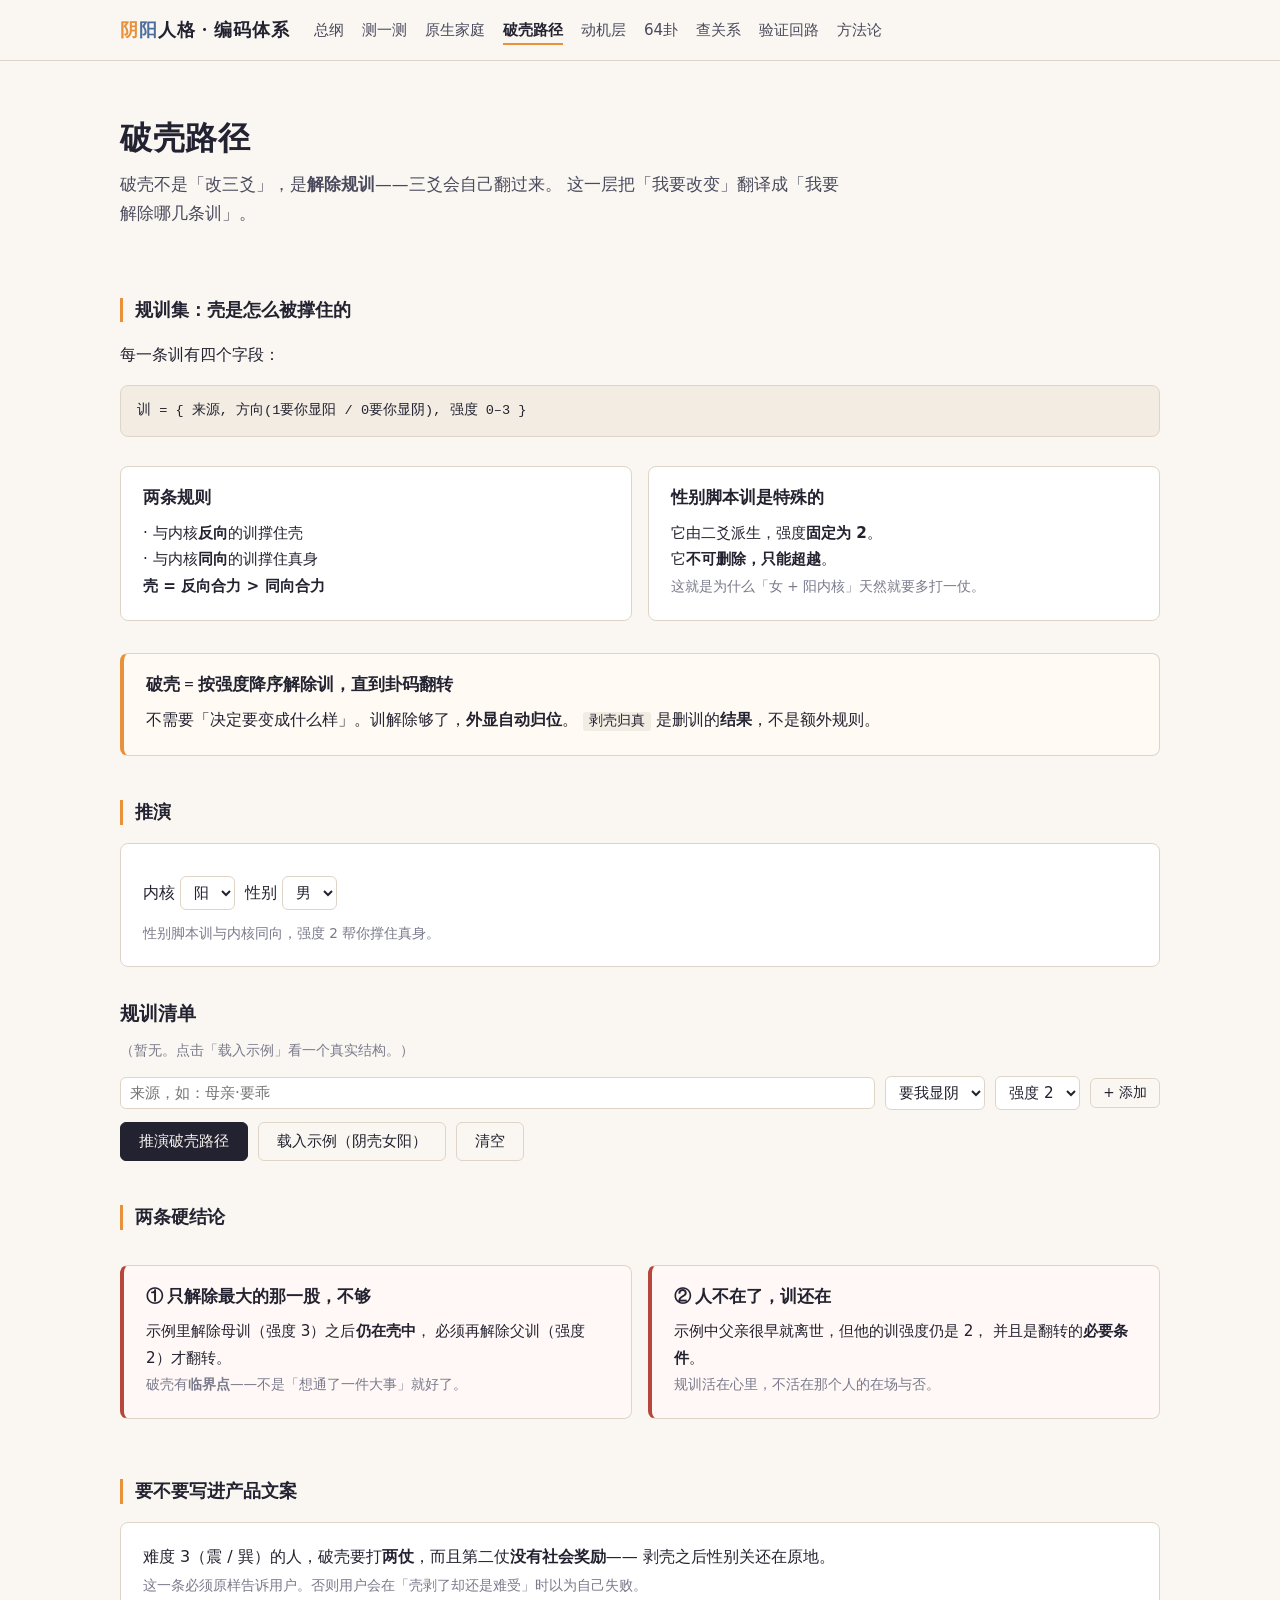
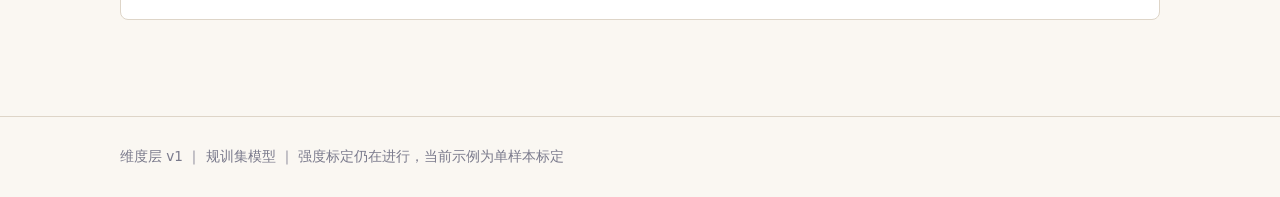
<file: shed.html>
<!DOCTYPE html>
<html lang="zh-CN">
<head>
<meta charset="UTF-8">
<meta name="viewport" content="width=device-width,initial-scale=1">
<title>破壳路径 · 阴阳人格编码体系</title>
<link rel="stylesheet" href="assets/style.css">
</head>
<body>
<header class="site">
  <div class="wrap">
    <div class="brand"><span class="y">阴</span><span class="i">阳</span>人格 · 编码体系</div>
    <nav class="site">
      <a href="index.html">总纲</a>
      <a href="test.html">测一测</a>
      <a href="family.html">原生家庭</a>
      <a class="on" href="shed.html">破壳路径</a>
      <a href="motive.html">动机层</a>
      <a href="hex64.html">64卦</a>
      <a href="relation.html">查关系</a>
      <a href="verify.html">验证回路</a>
      <a href="about.html">方法论</a>
    </nav>
  </div>
</header>

<main><div class="wrap">

  <section class="hero">
    <h1>破壳路径</h1>
    <p class="sub">破壳不是「改三爻」，是<b>解除规训</b>——三爻会自己翻过来。
      这一层把「我要改变」翻译成「我要解除哪几条训」。</p>
  </section>

  <h2 class="anchor">规训集：壳是怎么被撑住的</h2>
  <p>每一条训有四个字段：</p>
  <pre>训 = { 来源, 方向(1要你显阳 / 0要你显阴), 强度 0–3 }</pre>
  <div class="grid g2">
    <div class="card">
      <h4 style="margin-top:0">两条规则</h4>
      <p style="margin:0;font-size:.95rem">
        · 与内核<b>反向</b>的训撑住壳<br>
        · 与内核<b>同向</b>的训撑住真身<br>
        <b>壳 = 反向合力 &gt; 同向合力</b></p>
    </div>
    <div class="card">
      <h4 style="margin-top:0">性别脚本训是特殊的</h4>
      <p style="margin:0;font-size:.95rem">它由二爻派生，强度<b>固定为 2</b>。<br>
      它<b>不可删除，只能超越</b>。<br>
      <span class="small">这就是为什么「女 + 阳内核」天然就要多打一仗。</span></p>
    </div>
  </div>

  <div class="card key">
    <h4 style="margin-top:0">破壳 = 按强度降序解除训，直到卦码翻转</h4>
    <p style="margin:0">不需要「决定要变成什么样」。训解除够了，<b>外显自动归位</b>。
      <code>剥壳归真</code> 是删训的<b>结果</b>，不是额外规则。</p>
  </div>

  <h2 class="anchor">推演</h2>

  <div class="card">
    <div class="row">
      <label>内核 <select id="kernel"><option value="1">阳</option><option value="0">阴</option></select></label>
      <label>性别 <select id="sex"><option value="1">男</option><option value="0">女</option></select></label>
    </div>
    <div id="sexNote" class="small"></div>
  </div>

  <h3>规训清单</h3>
  <div id="injs"></div>
  <div class="row">
    <input type="text" id="src" placeholder="来源，如：母亲·要乖" style="flex:1;min-width:180px">
    <select id="dir"><option value="0">要我显阴</option><option value="1">要我显阳</option></select>
    <select id="st"><option value="0">强度 0</option><option value="1">强度 1</option>
      <option value="2" selected>强度 2</option><option value="3">强度 3</option></select>
    <button class="btn ghost sm" id="add">+ 添加</button>
  </div>
  <div class="row">
    <button class="btn" id="go">推演破壳路径</button>
    <button class="btn ghost" id="demo">载入示例（阴壳女阳）</button>
    <button class="btn ghost" id="clear">清空</button>
  </div>

  <div id="out"></div>

  <h2 class="anchor">两条硬结论</h2>
  <div class="grid g2">
    <div class="card warn">
      <h4 style="margin-top:0">① 只解除最大的那一股，不够</h4>
      <p style="margin:0;font-size:.95rem">示例里解除母训（强度 3）之后<b>仍在壳中</b>，
        必须再解除父训（强度 2）才翻转。<br>
        <span class="small">破壳有<b>临界点</b>——不是「想通了一件大事」就好了。</span></p>
    </div>
    <div class="card warn">
      <h4 style="margin-top:0">② 人不在了，训还在</h4>
      <p style="margin:0;font-size:.95rem">示例中父亲很早就离世，但他的训强度仍是 2，
        并且是翻转的<b>必要条件</b>。<br>
        <span class="small">规训活在心里，不活在那个人的在场与否。</span></p>
    </div>
  </div>

  <h2 class="anchor">要不要写进产品文案</h2>
  <div class="card">
    <p style="margin:0">难度 3（震 / 巽）的人，破壳要打<b>两仗</b>，而且第二仗<b>没有社会奖励</b>——
      剥壳之后性别关还在原地。<br>
    <span class="small">这一条必须原样告诉用户。否则用户会在「壳剥了却还是难受」时以为自己失败。</span></p>
  </div>

</div></main>

<footer class="site"><div class="wrap">
  维度层 v1 ｜ 规训集模型 ｜ 强度标定仍在进行，当前示例为单样本标定
</div></footer>

<script src="assets/codec.js"></script>
<script>
(function(){
  const Y = window.YY;
  let INJS = [];

  function yaoHtml(code){
    let h = '<span class="yao sm">';
    for (let i = 2; i >= 0; i--) h += '<i class="' + ((code >> i) & 1 ? '' : 'yin') + '"></i>';
    return h + '</span>';
  }

  function renderInjs(){
    const el = document.getElementById('injs');
    if (!INJS.length) { el.innerHTML = '<p class="small">（暂无。点击「载入示例」看一个真实结构。）</p>'; return; }
    el.innerHTML = INJS.map((i, idx) =>
      '<div class="card soft" style="padding:10px 14px;margin:8px 0;display:flex;justify-content:space-between;align-items:center;gap:12px;flex-wrap:wrap">' +
      '<span><b>' + i.source + '</b> ｜ 要我显' + (i.dir ? '阳' : '阴') + ' ｜ 强度 <b>' + i.strength + '</b></span>' +
      '<button class="btn ghost sm" data-del="' + idx + '">解除</button></div>').join('');
    el.querySelectorAll('[data-del]').forEach(b => b.onclick = function(){
      INJS.splice(parseInt(b.dataset.del, 10), 1); renderInjs();
    });
  }

  document.getElementById('add').onclick = function(){
    const s = document.getElementById('src').value.trim() || '未命名';
    INJS.push({ source: s,
      dir: parseInt(document.getElementById('dir').value, 10),
      strength: parseInt(document.getElementById('st').value, 10) });
    document.getElementById('src').value = '';
    renderInjs();
  };

  document.getElementById('clear').onclick = function(){ INJS = []; renderInjs(); document.getElementById('out').innerHTML=''; };

  document.getElementById('demo').onclick = function(){
    document.getElementById('kernel').value = '1';
    document.getElementById('sex').value = '0';
    INJS = [
      { source: '母亲·要乖/要牺牲', dir: 0, strength: 3 },
      { source: '父亲·多考虑他们', dir: 0, strength: 2 },
      { source: '场·女性应温柔', dir: 0, strength: 2 },
      { source: '自我要求·要强', dir: 1, strength: 2 },
    ];
    renderInjs();
  };

  function sexNote(){
    const k = parseInt(document.getElementById('kernel').value, 10);
    const s = parseInt(document.getElementById('sex').value, 10);
    const conflict = (k === 1 && s === 0) || (k === 0 && s === 1);
    document.getElementById('sexNote').innerHTML = conflict
      ? '⚠️ 性别脚本训与内核相反，强度固定 2 且不可删除 → 你需要同向训 <b>&gt; 2</b> 才可能无壳。'
      : '性别脚本训与内核同向，强度 2 帮你撑住真身。';
  }
  document.getElementById('kernel').onchange = sexNote;
  document.getElementById('sex').onchange = sexNote;
  sexNote();
  renderInjs();

  document.getElementById('go').onclick = function(){
    const k = parseInt(document.getElementById('kernel').value, 10);
    const s = parseInt(document.getElementById('sex').value, 10);
    const cur = Y.codeFromInj(k, s, INJS);
    const g = Y.BY_CODE[cur.code];
    const b = cur.balance;
    const path = Y.shedPath(k, s, INJS);

    let h = '<div class="result"><div class="head"><div class="sym">' + g.sym + '</div><div>' +
      '<div class="nm">' + g.name + ' · ' + g.role + '</div>' +
      '<div class="small">码 ' + cur.code + ' ｜ ' + (g.kind === '真体' ? '真体' : '假壳') +
      ' ｜ 难度 ' + Y.difficulty(cur.code) + ' / 3</div></div>' +
      '<div>' + yaoHtml(cur.code) + '</div></div>' +
      '<div class="kv" style="margin-top:14px">' +
      '<div>反向合力 <b>' + b.against + '</b></div>' +
      '<div>同向合力 <b>' + b.for_ + '</b></div>' +
      '<div>差值 <b>' + b.margin + '</b></div>' +
      '<div>外显 <b>' + (b.show ? '阳' : '阴') + '</b></div></div></div>';

    if (!Y.isShell(cur.code)) {
      h += '<div class="card note"><h4 style="margin-top:0">当前不在壳中</h4>' +
        '<p style="margin:0">同向训已经压过反向训。性别关仍在，但内外不打架。</p></div>';
      document.getElementById('out').innerHTML = h; return;
    }

    h += '<h3>破壳路径：按强度降序解除</h3>';
    if (path.steps.length === 0) {
      h += '<div class="card warn"><p style="margin:0">在当前规训结构下，<b>解除所有可解除的训也无法翻转</b>。<br>' +
        '因为性别脚本训（强度 2，不可删除）仍在反向。<br>' +
        '<span class="small">这意味着：目标不是「没有训」，而是让同向训超过它——即<b>超越性别</b>，而非删除性别。</span></p></div>';
    } else {
      h += '<div class="scroll"><table><thead><tr><th class="num">步</th><th>解除</th><th class="num">强度</th>' +
        '<th>解除后</th><th>反向 : 同向</th><th>状态</th></tr></thead><tbody>';
      path.steps.forEach((st, i) => {
        const gc = Y.BY_CODE[st.code];
        h += '<tr><td class="num">' + (i + 1) + '</td><td>' + (st.removed ? st.removed.source : '—') + '</td>' +
          '<td class="num">' + (st.removed ? st.removed.strength : '—') + '</td>' +
          '<td>' + gc.name + ' · ' + gc.role + '</td>' +
          '<td class="num">' + st.balance.against + ' : ' + st.balance.for_ + '</td>' +
          '<td>' + (Y.isShell(st.code) ? '<span class="tag warn">仍在壳中</span>' : '<span class="tag ok">✅ 剥壳归真</span>') + '</td></tr>';
      });
      h += '</tbody></table></div>';
      const end = Y.BY_CODE[path.end.code];
      h += '<div class="card key"><h4 style="margin-top:0">终点</h4>' +
        '<p style="margin:0"><b>' + end.name + ' · ' + end.role + '</b>（码 ' + path.end.code + '）<br>' +
        '<span class="small">注意：终点不是你「决定」要成为的，是训解除之后<b>剩下的那个你</b>。</span></p></div>';
    }

    h += '<div class="card"><h4 style="margin-top:0">还剩下的训</h4><p style="margin:0" class="small">' +
      (path.remaining && path.remaining.length
        ? path.remaining.map(i => i.source + '（强度 ' + i.strength + '）').join('、')
        : '（无）') +
      '<br>性别脚本训强度 2 永远在列——它不可删除，只能超越。</p></div>';

    document.getElementById('out').innerHTML = h;
  };

  const hash = decodeURIComponent(location.hash.replace('#',''));
  if (hash && /^\d$/.test(hash)) {
    const c = parseInt(hash, 10);
    document.getElementById('kernel').value = String(Y.energy(c));
    document.getElementById('sex').value = String(Y.sex(c));
    sexNote();
  }
})();
</script>
</body>
</html>
</file>
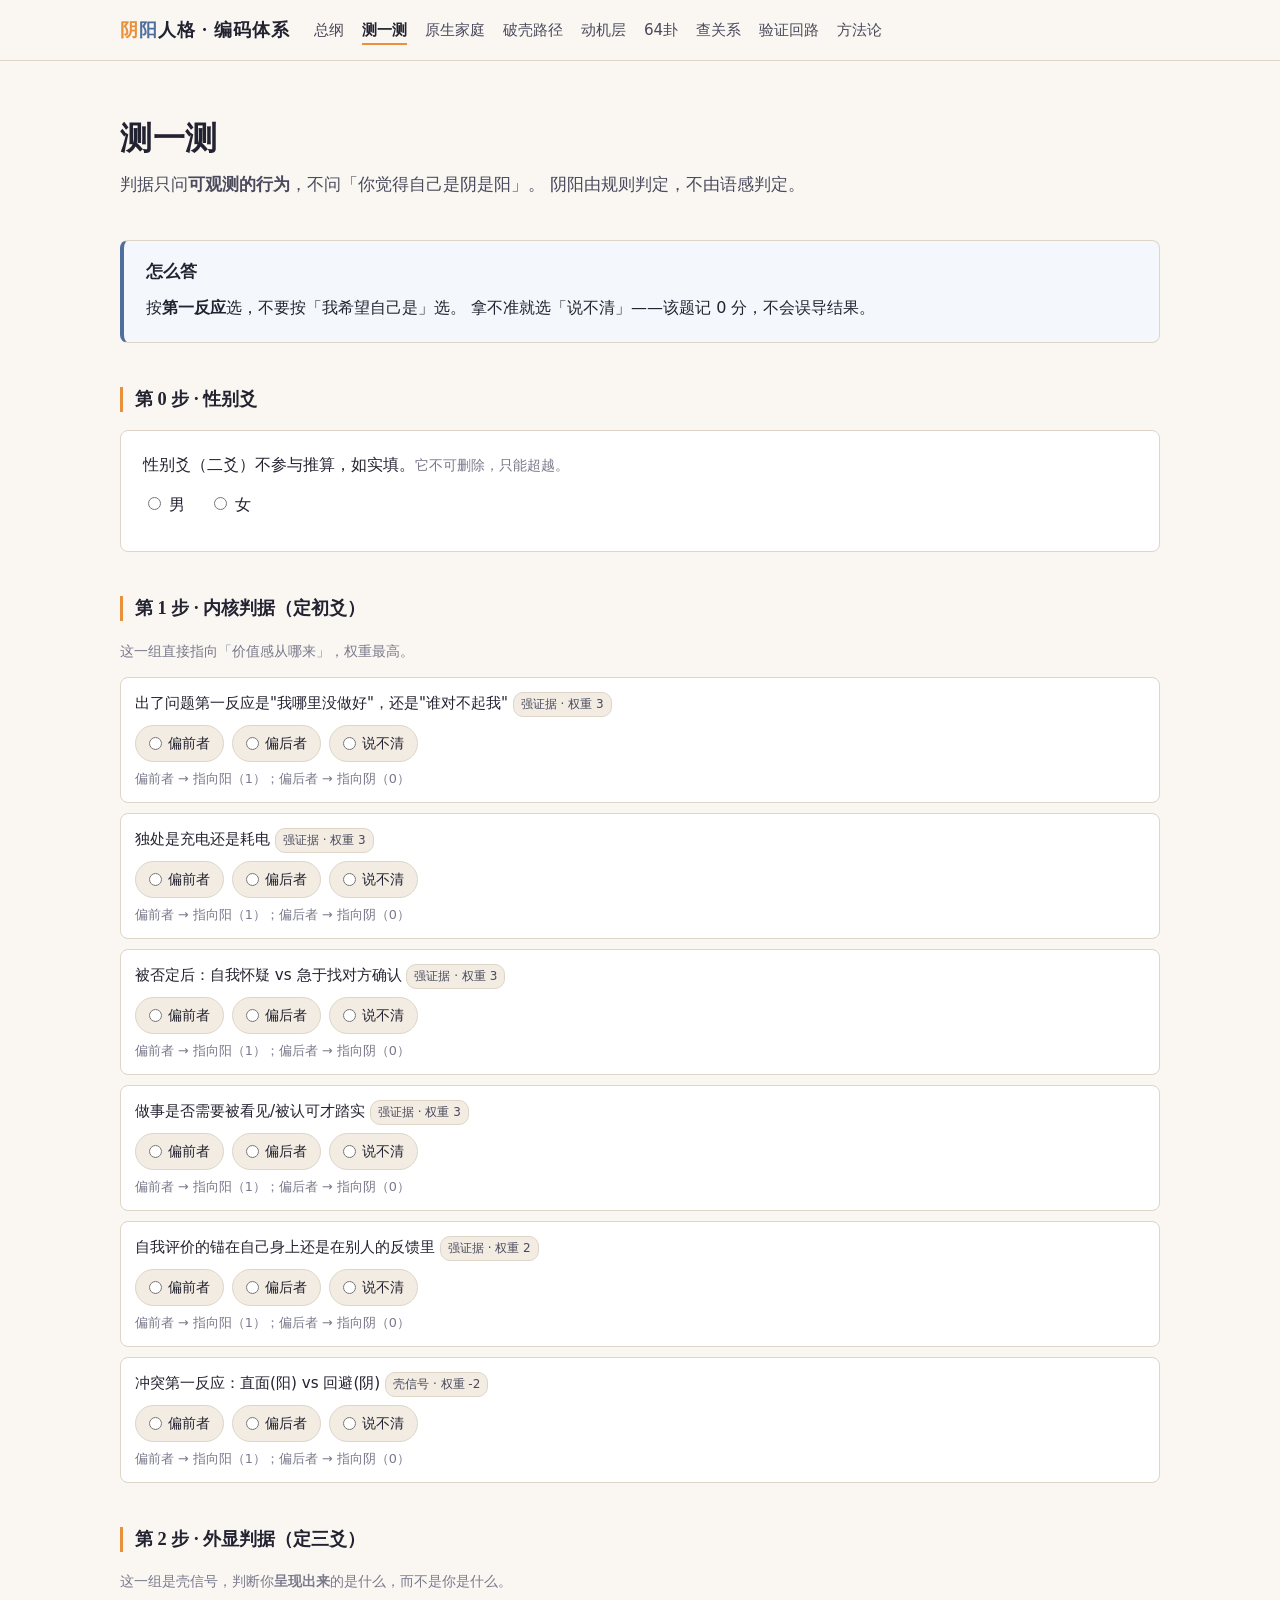
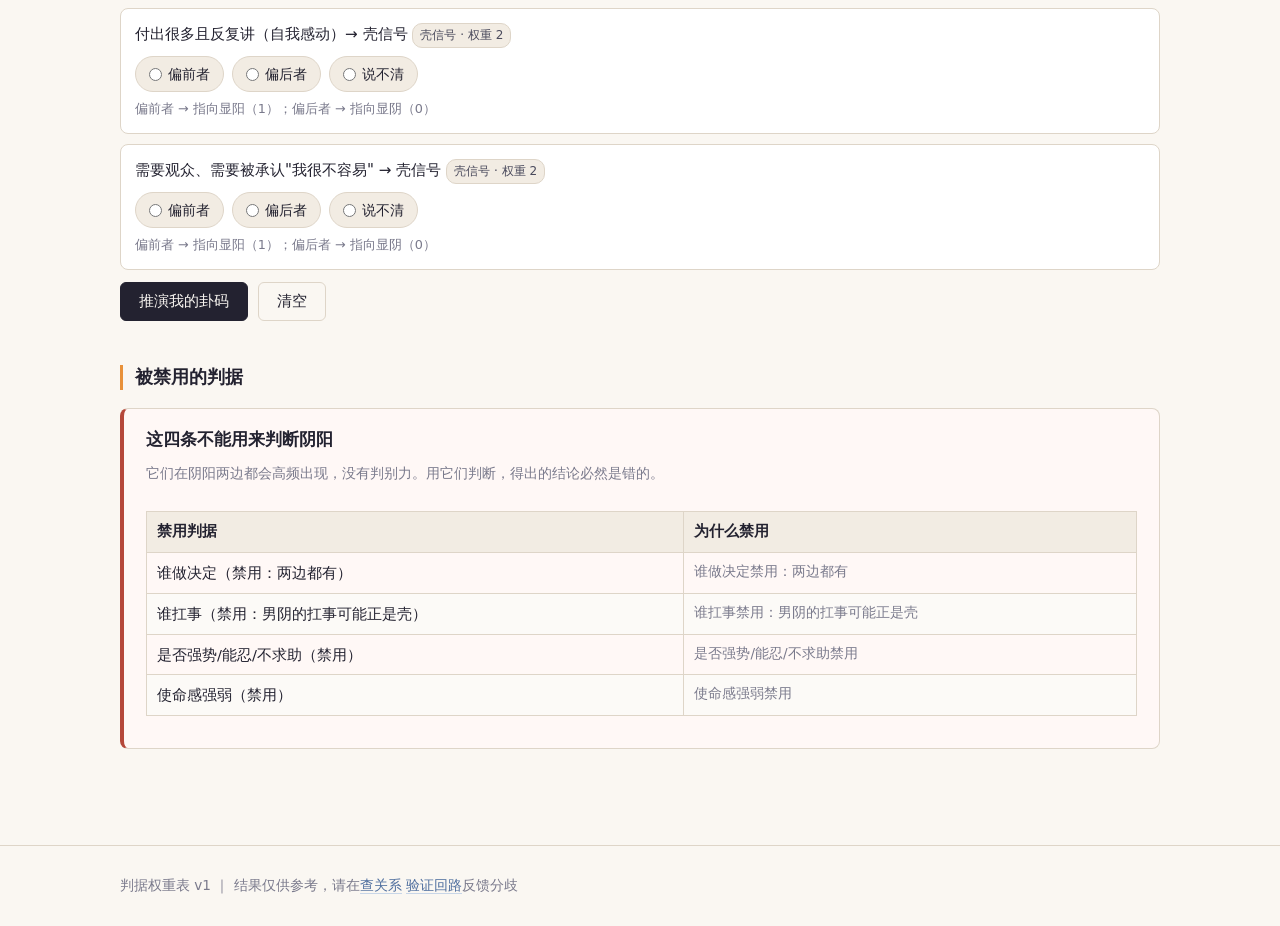
<file: test.html>
<!DOCTYPE html>
<html lang="zh-CN">
<head>
<meta charset="UTF-8">
<meta name="viewport" content="width=device-width,initial-scale=1">
<title>测一测 · 阴阳人格编码体系</title>
<link rel="stylesheet" href="assets/style.css">
</head>
<body>
<header class="site">
  <div class="wrap">
    <div class="brand"><span class="y">阴</span><span class="i">阳</span>人格 · 编码体系</div>
    <nav class="site">
      <a href="index.html">总纲</a>
      <a class="on" href="test.html">测一测</a>
      <a href="family.html">原生家庭</a>
      <a href="shed.html">破壳路径</a>
      <a href="motive.html">动机层</a>
      <a href="hex64.html">64卦</a>
      <a href="relation.html">查关系</a>
      <a href="verify.html">验证回路</a>
      <a href="about.html">方法论</a>
    </nav>
  </div>
</header>

<main><div class="wrap">

  <section class="hero">
    <h1>测一测</h1>
    <p class="sub">判据只问<b>可观测的行为</b>，不问「你觉得自己是阴是阳」。
      阴阳由规则判定，不由语感判定。<span id="hashNote"></span></p>
  </section>

  <div class="card note">
    <h4 style="margin-top:0">怎么答</h4>
    <p style="margin:0">按<b>第一反应</b>选，不要按「我希望自己是」选。
      拿不准就选「说不清」——该题记 0 分，不会误导结果。</p>
  </div>

  <h2 class="anchor">第 0 步 · 性别爻</h2>
  <div class="card">
    <p style="margin:0 0 10px">性别爻（二爻）不参与推算，如实填。<span class="small">它不可删除，只能超越。</span></p>
    <div class="row">
      <label style="margin-right:14px"><input type="radio" name="sex" value="1" style="width:auto"> 男</label>
      <label><input type="radio" name="sex" value="0" style="width:auto"> 女</label>
    </div>
  </div>

  <h2 class="anchor">第 1 步 · 内核判据（定初爻）</h2>
  <p class="small">这一组直接指向「价值感从哪来」，权重最高。</p>
  <div id="qA"></div>

  <h2 class="anchor">第 2 步 · 外显判据（定三爻）</h2>
  <p class="small">这一组是壳信号，判断你<b>呈现出来</b>的是什么，而不是你是什么。</p>
  <div id="qB"></div>

  <div class="row">
    <button class="btn" id="go">推演我的卦码</button>
    <button class="btn ghost" id="reset">清空</button>
  </div>

  <div id="out"></div>

  <h2 class="anchor">被禁用的判据</h2>
  <div class="card warn">
    <h4 style="margin-top:0">这四条<b>不能</b>用来判断阴阳</h4>
    <p class="small" style="margin-top:0">它们在阴阳两边都会高频出现，没有判别力。用它们判断，得出的结论必然是错的。</p>
    <div class="scroll"><table>
      <thead><tr><th>禁用判据</th><th>为什么禁用</th></tr></thead>
      <tbody id="ban"></tbody>
    </table></div>
  </div>

</div></main>

<footer class="site"><div class="wrap">
  判据权重表 v1 ｜ 结果仅供参考，请在<a href="relation.html">查关系</a>
      <a href="verify.html">验证回路</a>反馈分歧
</div></footer>

<script src="assets/codec.js"></script>
<script>
(function(){
  const Y = window.YY;
  const SEX_LABEL = {1:'男', 0:'女'};

  // 渲染内核题（bit0）与外显题（bit2）
  function render(group, bit, elId, tip){
    const rs = Y.RULES.filter(r => r.bit === bit && r.level !== 'X');
    const el = document.getElementById(elId);
    let h = '';
    for (const r of rs) {
      // ⚠️ 外层必须用 div 而非 label：label 内多个 radio 时，点击只会激活第一个
      h += '<div class="q"><span class="t">' + r.desc +
           ' <span class="tag">' + (r.level === 'A' ? '强证据' : '壳信号') + ' · 权重 ' + r.w + '</span></span>' +
           '<span class="opts">' +
           '<label class="opt"><input type="radio" name="' + r.id + '" value="1"> 偏前者</label>' +
           '<label class="opt"><input type="radio" name="' + r.id + '" value="-1"> 偏后者</label>' +
           '<label class="opt"><input type="radio" name="' + r.id + '" value="0"> 说不清</label>' +
           '</span><span class="hint">' + tip + '</span></div>';
    }
    el.innerHTML = h;
  }
  render('A', 0, 'qA', '偏前者 → 指向阳（1）；偏后者 → 指向阴（0）');
  render('B', 2, 'qB', '偏前者 → 指向显阳（1）；偏后者 → 指向显阴（0）');

  // 禁用判据
  const ban = document.getElementById('ban');
  ban.innerHTML = Y.RULES.filter(r => r.level === 'X')
    .map(r => '<tr><td>' + r.desc + '</td><td class="small">' + r.desc.replace(/（|）/g,'') + '</td></tr>').join('');

  function val(name){
    const el = document.querySelector('input[name="' + name + '"]:checked');
    return el ? parseInt(el.value, 10) : null;
  }

  function yaoHtml(code){
    let h = '<span class="yao">';
    for (let i = 2; i >= 0; i--) {
      const b = (code >> i) & 1;
      h += '<i class="' + (b ? '' : 'yin') + '"></i>';
    }
    return h + '</span>';
  }

  document.getElementById('reset').onclick = function(){
    document.querySelectorAll('input[type=radio]').forEach(e => e.checked = false);
    document.getElementById('out').innerHTML = '';
  };

  document.getElementById('go').onclick = function(){
    const out = document.getElementById('out');
    const sex = val('sex');
    if (sex === null) { out.innerHTML = '<div class="card warn">请先选择性别爻。</div>'; return; }

    let s0 = 0, s2 = 0, n0 = 0, n2 = 0;
    for (const r of Y.RULES) {
      if (r.level === 'X') continue;
      const v = val(r.id);
      if (v === null) continue;
      const add = r.w * v;
      if (r.bit === 0) { s0 += add; n0++; } else { s2 += add; n2++; }
    }
    if (n0 === 0) { out.innerHTML = '<div class="card warn">至少要答一题内核判据。</div>'; return; }

    const kernel = s0 > 0 ? 1 : 0;
    const showBit = s2 > 0 ? 1 : 0;
    const code = kernel | (sex << 1) | (showBit << 2);
    const g = Y.BY_CODE[code];
    const t = Y.toTrue(code);
    const tg = Y.BY_CODE[t];

    let h = '<div class="result"><div class="head">' +
      '<div class="sym">' + g.sym + '</div><div>' +
      '<div class="nm">' + g.name + ' · ' + g.role + '</div>' +
      '<div class="small">码 ' + code + ' ｜ ' + (g.kind === '真体' ? '真体 · 内外一致' : '假壳 · 内外相反') + '</div>' +
      '</div><div>' + yaoHtml(code) + '</div></div>' +
      '<div class="kv" style="margin-top:16px">' +
      '<div>内核 <b>' + (kernel ? '阳' : '阴') + '</b></div>' +
      '<div>性别 <b>' + SEX_LABEL[sex] + '</b></div>' +
      '<div>外显 <b>' + (showBit ? '阳' : '阴') + '</b></div>' +
      '<div>外显阳能量 <b>' + Y.rPercent(code) + '%</b>（r=' + Y.weightR(code) + '）</div>' +
      '<div>先天序 <b>' + Y.xianTian(code) + '</b></div>' +
      '<div>难度 <b>' + Y.difficulty(code) + ' / 3</b></div>' +
      '</div>';

    if (Y.isShell(code)) {
      h += '<div class="card warn" style="margin-top:16px"><h4 style="margin-top:0">你在壳里</h4>' +
        '<p style="margin:0">外显（' + (showBit ? '阳' : '阴') + '）与内核（' + (kernel ? '阳' : '阴') +
        '）相反 → 长期撕裂。<br>剥壳归真后是 <b>' + tg.name + ' · ' + tg.role + '</b>（码 ' + t +
        '）。<br><span class="small">不是变强或变弱，是变真。</span></p>' +
        '<div class="row"><a class="btn sm" href="shed.html#' + code + '">看破壳路径</a>' +
        '<a class="btn sm ghost" href="family.html#' + code + '">看壳从哪来</a></div></div>';
    } else {
      h += '<div class="card note" style="margin-top:16px"><h4 style="margin-top:0">内外一致</h4>' +
        '<p style="margin:0">外显与内核相同，不撕裂。' +
        (Y.difficulty(code) === 0
          ? '<br><span class="small">难度 0：最舒服，但也最缺少推动你往前走的张力。</span>'
          : '<br><span class="small">难度 ' + Y.difficulty(code) + '：真体仍需过性别这一关。</span>') +
        '</p></div>';
    }

    h += '<div class="card soft" style="margin-top:16px"><h4 style="margin-top:0">判据得分（可复核）</h4>' +
      '<p style="margin:0" class="small">内核组 <b>' + s0 + '</b>（' + n0 + ' 题）→ 判 ' + (kernel ? '阳' : '阴') +
      '　｜　外显组 <b>' + s2 + '</b>（' + n2 + ' 题）→ 判 ' + (showBit ? '显阳' : '显阴') + '<br>' +
      (s0 === 0 ? '⚠️ 内核组得分为 0，判定依据不足，请多答几题或人工复核。' : '') +
      (n2 === 0 ? '<br>⚠️ 未答外显题，三爻仅由 1 条规则推出，置信度低。' : '') +
      '</p></div>';

    // 手动覆盖：直接改三爻
    h += '<div class="card" style="margin-top:16px"><h4 style="margin-top:0">手动校正</h4>' +
      '<p class="small">如果你已经知道自己的代码，直接改下面三个爻:</p><div class="row">' +
      '<label>内核 <select id="mk"><option value="1"' + (kernel?' selected':'') + '>阳</option><option value="0"' + (!kernel?' selected':'') + '>阴</option></select></label>' +
      '<label>性别 <select id="ms"><option value="1"' + (sex?' selected':'') + '>男</option><option value="0"' + (!sex?' selected':'') + '>女</option></select></label>' +
      '<label>外显 <select id="mv"><option value="1"' + (showBit?' selected':'') + '>显阳</option><option value="0"' + (!showBit?' selected':'') + '>显阴</option></select></label>' +
      '</div><div id="mOut" class="small"></div></div>';

    h += '<div class="row"><a class="btn sm" href="verify.html#' + code + '">到验证回路比对</a></div>';
    h += '</div>';
    out.innerHTML = h;

    function refresh(){
      const c = (parseInt(document.getElementById('mk').value,10))
              | (parseInt(document.getElementById('ms').value,10) << 1)
              | (parseInt(document.getElementById('mv').value,10) << 2);
      const gg = Y.BY_CODE[c];
      document.getElementById('mOut').innerHTML =
        '→ <b>' + gg.name + ' · ' + gg.role + '</b>（码 ' + c + '，难度 ' + Y.difficulty(c) + '）' +
        (Y.isShell(c) ? '，剥壳归真 → ' + Y.BY_CODE[Y.toTrue(c)].name : '');
    }
    ['mk','ms','mv'].forEach(id => document.getElementById(id).onchange = refresh);
    refresh();
  };

  // 支持 index.html#震 直接高亮
  const hash = decodeURIComponent(location.hash.replace('#',''));
  if (hash && Y.BY_NAME[hash]) {
    document.getElementById('hashNote').innerHTML =
      '　已定位：<b>' + hash + ' · ' + Y.BY_NAME[hash].role + '</b>';
  }
})();
</script>
</body>
</html>
</file>
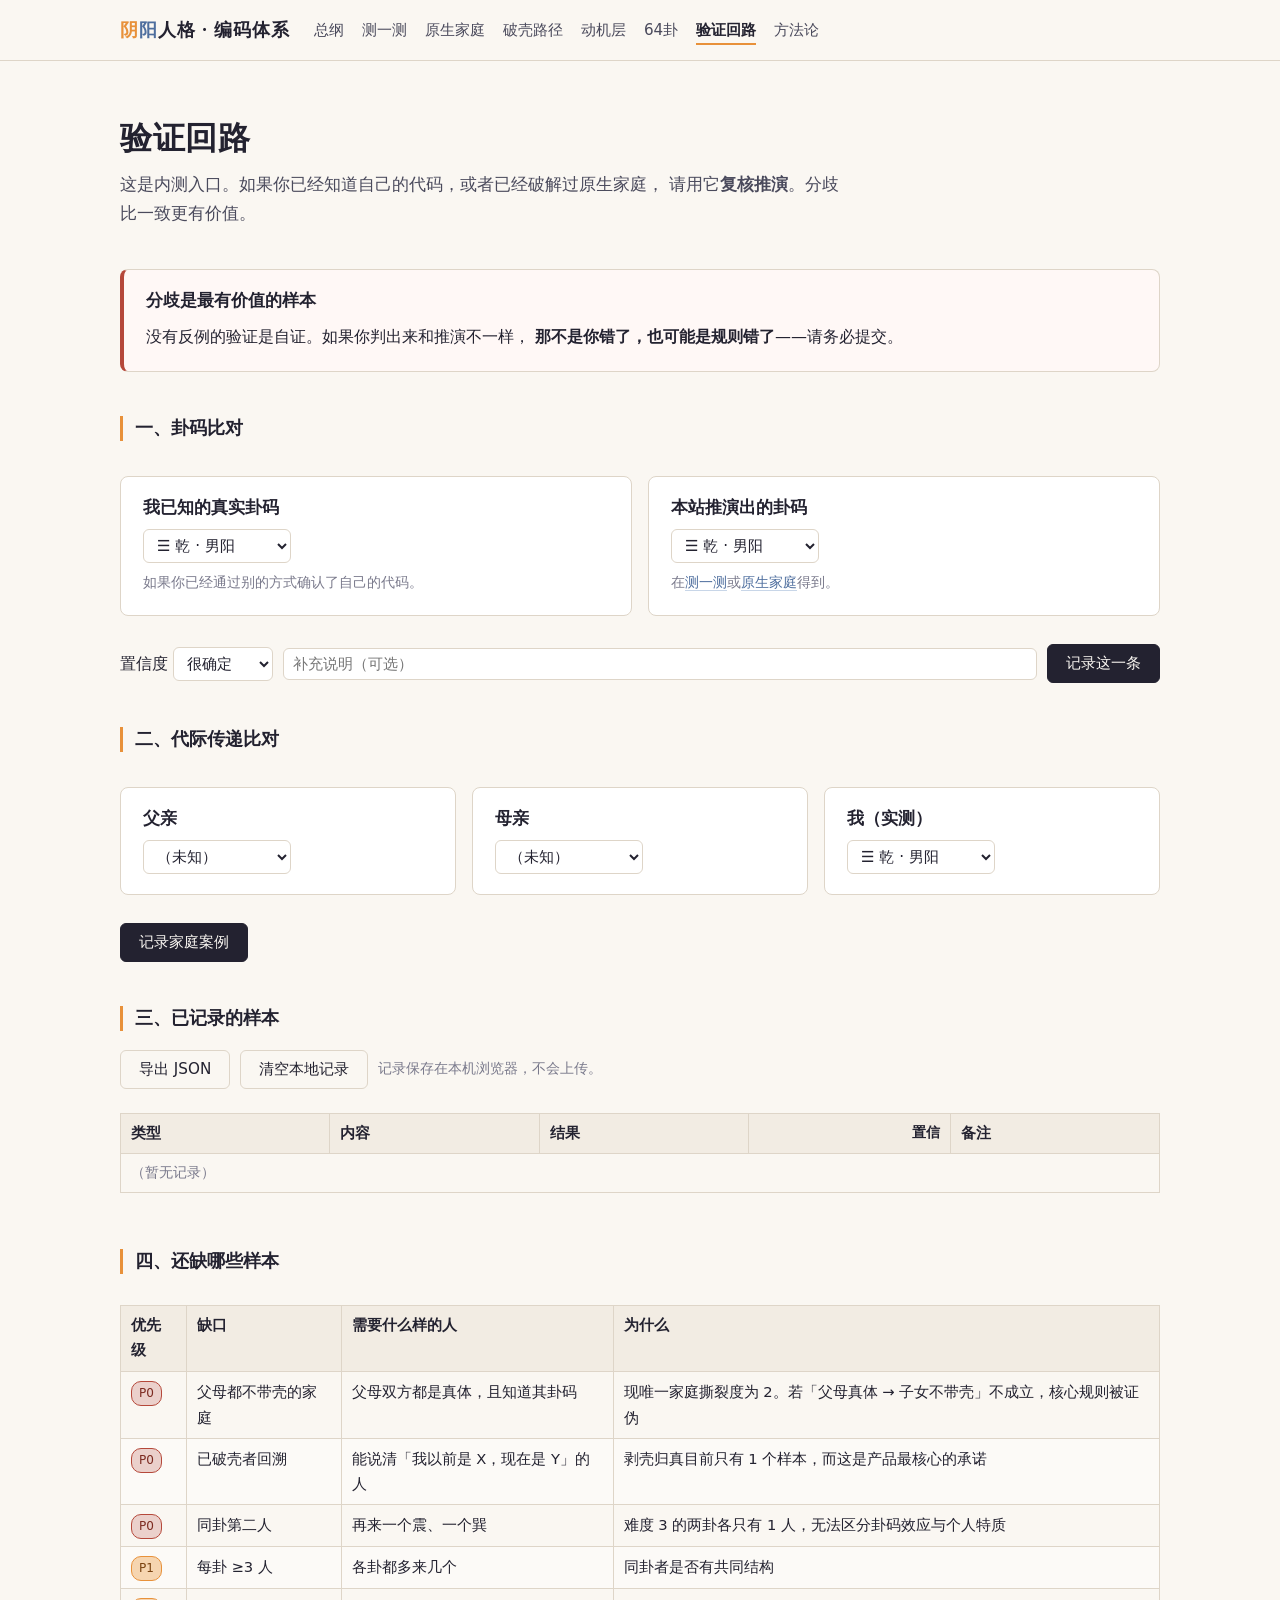
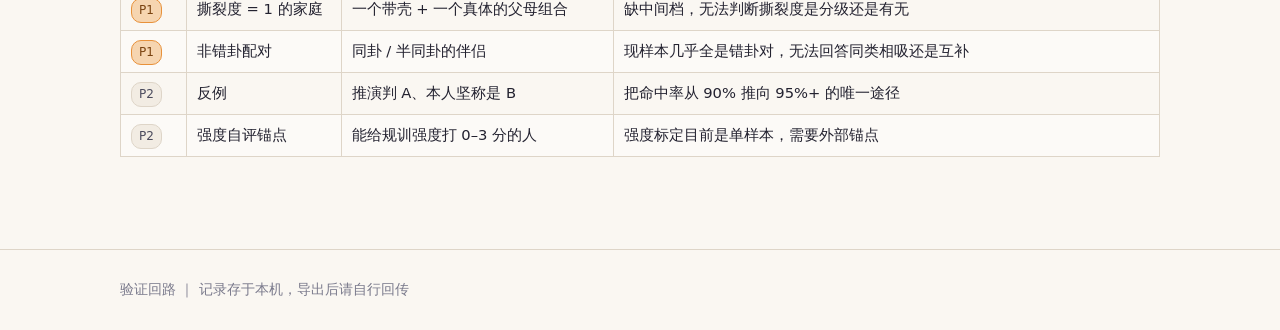
<file: verify.html>
<!DOCTYPE html>
<html lang="zh-CN">
<head>
<meta charset="UTF-8">
<meta name="viewport" content="width=device-width,initial-scale=1">
<title>验证回路 · 阴阳人格编码体系</title>
<link rel="stylesheet" href="assets/style.css">
</head>
<body>
<header class="site">
  <div class="wrap">
    <div class="brand"><span class="y">阴</span><span class="i">阳</span>人格 · 编码体系</div>
    <nav class="site">
      <a href="index.html">总纲</a>
      <a href="test.html">测一测</a>
      <a href="family.html">原生家庭</a>
      <a href="shed.html">破壳路径</a>
      <a href="motive.html">动机层</a>
      <a href="hex64.html">64卦</a>
      <a class="on" href="verify.html">验证回路</a>
      <a href="about.html">方法论</a>
    </nav>
  </div>
</header>

<main><div class="wrap">

  <section class="hero">
    <h1>验证回路</h1>
    <p class="sub">这是内测入口。如果你已经知道自己的代码，或者已经破解过原生家庭，
      请用它<b>复核推演</b>。分歧比一致更有价值。</p>
  </section>

  <div class="card warn">
    <h4 style="margin-top:0">分歧是最有价值的样本</h4>
    <p style="margin:0">没有反例的验证是自证。如果你判出来和推演不一样，
      <b>那不是你错了，也可能是规则错了</b>——请务必提交。</p>
  </div>

  <h2 class="anchor">一、卦码比对</h2>
  <div class="grid g2">
    <div class="card">
      <h4 style="margin-top:0">我已知的真实卦码</h4>
      <select id="known"></select>
      <p class="small" style="margin:.6em 0 0">如果你已经通过别的方式确认了自己的代码。</p>
    </div>
    <div class="card">
      <h4 style="margin-top:0">本站推演出的卦码</h4>
      <select id="pred"></select>
      <p class="small" style="margin:.6em 0 0">在<a href="test.html">测一测</a>或<a href="family.html">原生家庭</a>得到。</p>
    </div>
  </div>
  <div class="row">
    <label>置信度
      <select id="conf"><option value="3">很确定</option><option value="2">比较确定</option>
      <option value="1">不太确定</option></select>
    </label>
    <input type="text" id="note" placeholder="补充说明（可选）" style="flex:1;min-width:200px">
    <button class="btn" id="addc">记录这一条</button>
  </div>
  <div id="cmpOut"></div>

  <h2 class="anchor">二、代际传递比对</h2>
  <div class="grid g3">
    <div class="card"><h4 style="margin-top:0">父亲</h4><select id="vf"></select></div>
    <div class="card"><h4 style="margin-top:0">母亲</h4><select id="vm"></select></div>
    <div class="card"><h4 style="margin-top:0">我（实测）</h4><select id="vk"></select></div>
  </div>
  <div class="row">
    <button class="btn" id="addf">记录家庭案例</button>
  </div>
  <div id="famOut"></div>

  <h2 class="anchor">三、已记录的样本</h2>
  <div class="row">
    <button class="btn ghost" id="exp">导出 JSON</button>
    <button class="btn ghost" id="clr">清空本地记录</button>
    <span class="small">记录保存在本机浏览器，不会上传。</span>
  </div>
  <div class="scroll"><table>
    <thead><tr><th>类型</th><th>内容</th><th>结果</th><th class="num">置信</th><th>备注</th></tr></thead>
    <tbody id="list"></tbody>
  </table></div>

  <h2 class="anchor">四、还缺哪些样本</h2>
  <div class="scroll"><table>
    <thead><tr><th>优先级</th><th>缺口</th><th>需要什么样的人</th><th>为什么</th></tr></thead>
    <tbody>
      <tr><td><span class="tag warn">P0</span></td><td>父母都不带壳的家庭</td>
        <td>父母双方都是真体，且知道其卦码</td>
        <td>现唯一家庭撕裂度为 2。若「父母真体 → 子女不带壳」不成立，核心规则被证伪</td></tr>
      <tr><td><span class="tag warn">P0</span></td><td>已破壳者回溯</td>
        <td>能说清「我以前是 X，现在是 Y」的人</td>
        <td>剥壳归真目前只有 1 个样本，而这是产品最核心的承诺</td></tr>
      <tr><td><span class="tag warn">P0</span></td><td>同卦第二人</td>
        <td>再来一个震、一个巽</td>
        <td>难度 3 的两卦各只有 1 人，无法区分卦码效应与个人特质</td></tr>
      <tr><td><span class="tag yang">P1</span></td><td>每卦 ≥3 人</td><td>各卦都多来几个</td><td>同卦者是否有共同结构</td></tr>
      <tr><td><span class="tag yang">P1</span></td><td>撕裂度 = 1 的家庭</td><td>一个带壳 + 一个真体的父母组合</td>
        <td>缺中间档，无法判断撕裂度是分级还是有无</td></tr>
      <tr><td><span class="tag yang">P1</span></td><td>非错卦配对</td><td>同卦 / 半同卦的伴侣</td>
        <td>现样本几乎全是错卦对，无法回答同类相吸还是互补</td></tr>
      <tr><td><span class="tag">P2</span></td><td>反例</td><td>推演判 A、本人坚称是 B</td>
        <td>把命中率从 90% 推向 95%+ 的唯一途径</td></tr>
      <tr><td><span class="tag">P2</span></td><td>强度自评锚点</td><td>能给规训强度打 0–3 分的人</td>
        <td>强度标定目前是单样本，需要外部锚点</td></tr>
    </tbody>
  </table></div>

</div></main>

<footer class="site"><div class="wrap">
  验证回路 ｜ 记录存于本机，导出后请自行回传
</div></footer>

<script src="assets/codec.js"></script>
<script>
(function(){
  const Y = window.YY;
  const NAMES = ['乾','兑','离','震','巽','坎','艮','坤'];
  const KEY = 'yy_verify_v1';
  let REC = [];
  try { REC = JSON.parse(localStorage.getItem(KEY) || '[]'); } catch (e) { REC = []; }

  function fill(id, withUnknown){
    const el = document.getElementById(id);
    el.innerHTML = (withUnknown ? '<option value="-1">（未知）</option>' : '') +
      NAMES.map(n => '<option value="' + Y.BY_NAME[n].code + '">' + Y.BY_NAME[n].sym + ' ' +
        n + ' · ' + Y.BY_NAME[n].role + '</option>').join('');
  }
  fill('known'); fill('pred'); fill('vf', true); fill('vm', true); fill('vk');

  function save(){ localStorage.setItem(KEY, JSON.stringify(REC)); render(); }
  function render(){
    const tb = document.getElementById('list');
    if (!REC.length) { tb.innerHTML = '<tr><td colspan="5" class="small muted">（暂无记录）</td></tr>'; return; }
    tb.innerHTML = REC.map(r =>
      '<tr><td>' + (r.type === 'cmp' ? '卦码比对' : '家庭案例') + '</td>' +
      '<td>' + r.desc + '</td>' +
      '<td>' + (r.agree ? '<span class="tag ok">一致</span>' : '<span class="tag warn">分歧</span>') + '</td>' +
      '<td class="num">' + r.conf + '</td><td class="small">' + (r.note || '') + '</td></tr>').join('');
  }

  document.getElementById('addc').onclick = function(){
    const k = parseInt(document.getElementById('known').value, 10);
    const p = parseInt(document.getElementById('pred').value, 10);
    const agree = k === p;
    REC.push({ type: 'cmp', known: Y.BY_CODE[k].name, pred: Y.BY_CODE[p].name,
      agree, conf: parseInt(document.getElementById('conf').value, 10),
      note: document.getElementById('note').value.trim(),
      desc: '已知 ' + Y.BY_CODE[k].sym + Y.BY_CODE[k].name + ' / 推演 ' + Y.BY_CODE[p].sym + Y.BY_CODE[p].name,
      ts: new Date().toISOString() });
    save();
    document.getElementById('cmpOut').innerHTML =
      '<div class="card ' + (agree ? 'note' : 'warn') + '"><p style="margin:0">' +
      (agree ? '✅ 一致。感谢复核。' : '⚠️ 已记录分歧。这一条比一致更有价值，请尽量补备注说明差异在哪。') +
      '</p></div>';
    document.getElementById('note').value = '';
  };

  document.getElementById('addf').onclick = function(){
    const f = parseInt(document.getElementById('vf').value, 10);
    const m = parseInt(document.getElementById('vm').value, 10);
    const k = parseInt(document.getElementById('vk').value, 10);
    const kk = Y.energy(k), ks = Y.sex(k);
    const pf = f >= 0 ? Y.childFrom(kk, ks, f) : -1;
    const pm = m >= 0 ? Y.childFrom(kk, ks, m) : -1;
    const agree = pf === k || pm === k;
    const tear = (f >= 0 && m >= 0) ? Y.familyTear(f, m) : null;
    const fn = f >= 0 ? Y.BY_CODE[f].name : '未知', mn = m >= 0 ? Y.BY_CODE[m].name : '未知';
    REC.push({ type: 'fam', father: fn, mother: mn, me: Y.BY_CODE[k].name,
      predF: pf >= 0 ? Y.BY_CODE[pf].name : null, predM: pm >= 0 ? Y.BY_CODE[pm].name : null,
      tear, agree, conf: parseInt(document.getElementById('conf').value, 10),
      note: document.getElementById('note').value.trim(),
      desc: '父 ' + fn + ' + 母 ' + mn + ' → 我 ' + Y.BY_CODE[k].name +
            '（按父推 ' + (pf >= 0 ? Y.BY_CODE[pf].name : '—') +
            ' / 按母推 ' + (pm >= 0 ? Y.BY_CODE[pm].name : '—') + '）' +
            (tear !== null ? '，撕裂度 ' + tear : ''),
      ts: new Date().toISOString() });
    save();
    document.getElementById('famOut').innerHTML =
      '<div class="card ' + (agree ? 'note' : 'warn') + '"><p style="margin:0">' +
      (agree ? '✅ 与代际规则一致。' : '⚠️ 已记录分歧。请补备注：你的内核是怎么判断的？') + '</p></div>';
    document.getElementById('note').value = '';
  };

  document.getElementById('exp').onclick = function(){
    const blob = new Blob([JSON.stringify(REC, null, 2)], { type: 'application/json' });
    const a = document.createElement('a');
    a.href = URL.createObjectURL(blob);
    a.download = '阴阳编码_验证样本_' + new Date().toISOString().slice(0, 10) + '.json';
    a.click();
  };
  document.getElementById('clr').onclick = function(){
    if (confirm('清空本机所有验证记录？')) { REC = []; save(); }
  };

  render();
})();
</script>
</body>
</html>
</file>
<file: assets/style.css>
/* 阴阳人格 · 编码体系 —— 晨昏光谱 v2
   paper 纸白 / ink 墨黑 / yang 晨橙 / yin 暮蓝 / cinnabar 朱砂 */
:root{
  --paper:#FAF7F2; --paper-2:#F2ECE3; --paper-3:#E8E0D4;
  --ink:#232230; --ink-2:#4A4A5C; --ink-3:#7A7A8C;
  --yang:#E8913A; --yang-soft:#F6D5B0;
  --yin:#4E6E9E;  --yin-soft:#C8D6E8;
  --cinnabar:#B5483A; --cinnabar-soft:#EBD0CB;
  --line:#DED5C8;
  --serif:"Noto Serif SC","Songti SC","STSong",serif;
  --sans:"PingFang SC","Microsoft YaHei",system-ui,sans-serif;
  --mono:"SFMono-Regular",Consolas,"Courier New",monospace;
  --maxw:1080px;
}
*{box-sizing:border-box}
html{-webkit-text-size-adjust:100%}
body{
  margin:0; background:var(--paper); color:var(--ink);
  font-family:var(--sans); font-size:16px; line-height:1.75;
}
a{color:var(--yin); text-decoration:none; border-bottom:1px solid var(--yin-soft)}
a:hover{border-bottom-color:var(--yin)}
h1,h2,h3,h4{font-family:var(--serif); font-weight:700; margin:0 0 .6em; line-height:1.35}
h1{font-size:2rem; letter-spacing:.02em}
h2{font-size:1.5rem; margin-top:2.2em}
h3{font-size:1.2rem; margin-top:1.8em}
h4{font-size:1.05rem; margin-top:1.4em}
p{margin:0 0 1em}
small,.small{font-size:.85rem; color:var(--ink-3)}
code{font-family:var(--mono); font-size:.9em; background:var(--paper-2); padding:.1em .4em; border-radius:3px}
hr{border:0; border-top:1px solid var(--line); margin:2.4em 0}

/* ---------- 布局 ---------- */
.wrap{max-width:var(--maxw); margin:0 auto; padding:0 20px}
header.site{
  border-bottom:1px solid var(--line); background:var(--paper);
  position:sticky; top:0; z-index:50;
}
header.site .wrap{display:flex; align-items:center; gap:24px; height:60px; flex-wrap:wrap}
.brand{font-family:var(--serif); font-weight:700; font-size:1.15rem; letter-spacing:.06em; white-space:nowrap}
.brand .y{color:var(--yang)} .brand .i{color:var(--yin)}
nav.site{display:flex; gap:18px; flex-wrap:wrap; font-size:.95rem}
nav.site a{color:var(--ink-2); border:0; padding:2px 0}
nav.site a:hover{color:var(--ink)}
nav.site a.on{color:var(--ink); font-weight:700; box-shadow:inset 0 -2px 0 var(--yang)}
main{padding:40px 0 80px}
footer.site{border-top:1px solid var(--line); padding:28px 0; color:var(--ink-3); font-size:.85rem}

/* ---------- 组件 ---------- */
.hero{padding:16px 0 8px}
.hero h1{margin-bottom:.3em}
.hero .sub{color:var(--ink-2); font-size:1.05rem; max-width:720px}
.anchor{color:var(--ink); font-family:var(--serif); font-weight:700; font-size:1.15rem;
  border-left:3px solid var(--yang); padding-left:12px; margin:2.4em 0 1em; display:block}

.card{background:#fff; border:1px solid var(--line); border-radius:8px; padding:20px 22px; margin:16px 0}
.card.soft{background:var(--paper-2)}
.card.warn{border-left:4px solid var(--cinnabar); background:#FFF8F6}
.card.note{border-left:4px solid var(--yin); background:#F4F7FB}
.card.key{border-left:4px solid var(--yang); background:#FFFAF3}
.card h3,.card h4{margin-top:0}

.grid{display:grid; gap:16px}
.g2{grid-template-columns:repeat(auto-fit,minmax(300px,1fr))}
.g3{grid-template-columns:repeat(auto-fit,minmax(230px,1fr))}
.g4{grid-template-columns:repeat(auto-fit,minmax(170px,1fr))}

table{border-collapse:collapse; width:100%; font-size:.92rem; margin:12px 0}
th,td{border:1px solid var(--line); padding:7px 10px; text-align:left; vertical-align:top}
th{background:var(--paper-2); font-weight:700; font-family:var(--serif)}
tbody tr:nth-child(even){background:#FCFAF7}
td.num,th.num{text-align:right; font-family:var(--mono); font-size:.88rem}
.scroll{overflow-x:auto}

.tag{display:inline-block; font-size:.75rem; padding:1px 7px; border-radius:10px;
  border:1px solid var(--line); background:var(--paper-2); color:var(--ink-2); white-space:nowrap}
.tag.yang{background:var(--yang-soft); border-color:var(--yang); color:#7A4310}
.tag.yin{background:var(--yin-soft); border-color:var(--yin); color:#22395C}
.tag.warn{background:var(--cinnabar-soft); border-color:var(--cinnabar); color:#7C2A20}
.tag.ok{background:#DDEBE0; border-color:#6F9A78; color:#2F5138}

.btn{display:inline-block; font-family:var(--sans); font-size:.95rem; padding:8px 18px;
  border:1px solid var(--ink); border-radius:6px; background:var(--ink); color:var(--paper);
  cursor:pointer; text-decoration:none}
.btn:hover{background:#35354A; color:#fff}
.btn.ghost{background:transparent; color:var(--ink); border-color:var(--line)}
.btn.ghost:hover{background:var(--paper-2); color:var(--ink)}
.btn.sm{padding:5px 12px; font-size:.85rem}
.row{display:flex; gap:10px; flex-wrap:wrap; align-items:center; margin:12px 0}

/* ---------- 爻 ---------- */
.yao{display:inline-flex; flex-direction:column-reverse; gap:5px; vertical-align:middle}
.yao i{display:block; height:9px; width:56px; background:var(--ink); border-radius:1px}
.yao i.yin{background:transparent; position:relative}
.yao i.yin::before,.yao i.yin::after{content:""; position:absolute; top:0; height:9px; width:23px;
  background:var(--ink); border-radius:1px}
.yao i.yin::before{left:0} .yao i.yin::after{right:0}
.yao.sm i{height:7px; width:38px} .yao.sm i.yin::before,.yao.sm i.yin::after{height:7px; width:15px}
.yao i.hl{background:var(--yang)} .yao i.yin.hl::before,.yao i.yin.hl::after{background:var(--yang)}
.yao i.dim{background:var(--ink-3)} .yao i.yin.dim::before,.yao i.yin.dim::after{background:var(--ink-3)}

.gua{display:flex; flex-direction:column; align-items:center; gap:4px; padding:10px 6px;
  border:1px solid var(--line); border-radius:8px; background:#fff; min-width:96px}
.gua .sym{font-size:1.5rem; line-height:1; color:var(--ink)}
.gua .nm{font-family:var(--serif); font-weight:700; font-size:1rem}
.gua .rl{font-size:.78rem; color:var(--ink-3); text-align:center; line-height:1.3}
.gua.shell{background:#FFFAF3; border-color:var(--yang-soft)}
.gua.true{background:#F4F7FB; border-color:var(--yin-soft)}
.gua.on{outline:2px solid var(--cinnabar); outline-offset:1px}
.gua.click{cursor:pointer}
.gua.click:hover{box-shadow:0 2px 10px rgba(35,34,48,.10)}

/* 外显能量条 */
.bar{height:8px; background:var(--paper-3); border-radius:4px; overflow:hidden; min-width:80px}
.bar > span{display:block; height:100%; background:linear-gradient(90deg,var(--yin),var(--yang))}

/* ---------- 表单 ---------- */
/* ⚠️ 外层用 .q（div）而非 label.q：label 内多个 radio 时点击只会激活第一个 */
.q{display:block; padding:12px 14px; border:1px solid var(--line); border-radius:8px;
  background:#fff; margin:10px 0; font-size:.95rem}
.q .t{display:block; margin-bottom:8px}
.q .opts{display:flex; gap:8px; flex-wrap:wrap}
.q .opt{display:inline-flex; align-items:center; gap:6px; padding:5px 13px;
  border:1px solid var(--line); border-radius:20px;
  font-size:.88rem; cursor:pointer; background:var(--paper-2); user-select:none}
.q .opt input[type=radio]{width:auto; margin:0; accent-color:var(--ink)}
.q .opt:has(input:checked){background:var(--ink); color:var(--paper); border-color:var(--ink)}
.q .hint{display:block; margin-top:6px; font-size:.8rem; color:var(--ink-3)}
select,input[type=text],input[type=number]{font-family:var(--sans); font-size:.95rem; padding:6px 9px;
  border:1px solid var(--line); border-radius:6px; background:#fff; color:var(--ink)}
pre{background:var(--paper-2); border:1px solid var(--line); border-radius:8px; padding:14px 16px;
  overflow-x:auto; font-family:var(--mono); font-size:.85rem; line-height:1.6}

/* 结果大卡 */
.result{border:2px solid var(--ink); border-radius:12px; padding:24px; background:#fff; margin:20px 0}
.result .head{display:flex; gap:22px; align-items:center; flex-wrap:wrap}
.result .head .sym{font-size:3.4rem; line-height:1; font-family:var(--serif)}
.result .head .nm{font-family:var(--serif); font-size:1.9rem; font-weight:700}
.hidden{display:none !important}
.muted{color:var(--ink-3)}
.big{font-family:var(--serif); font-size:1.35rem; font-weight:700}
.kv{display:flex; gap:8px; flex-wrap:wrap; font-size:.9rem}
.kv > div{border:1px solid var(--line); border-radius:6px; padding:6px 12px; background:var(--paper-2)}
.kv b{font-family:var(--mono)}

@media(max-width:640px){
  h1{font-size:1.6rem} h2{font-size:1.3rem}
  header.site .wrap{height:auto; padding:10px 20px}
  .result .head .sym{font-size:2.6rem} .result .head .nm{font-size:1.5rem}
}
</file>
